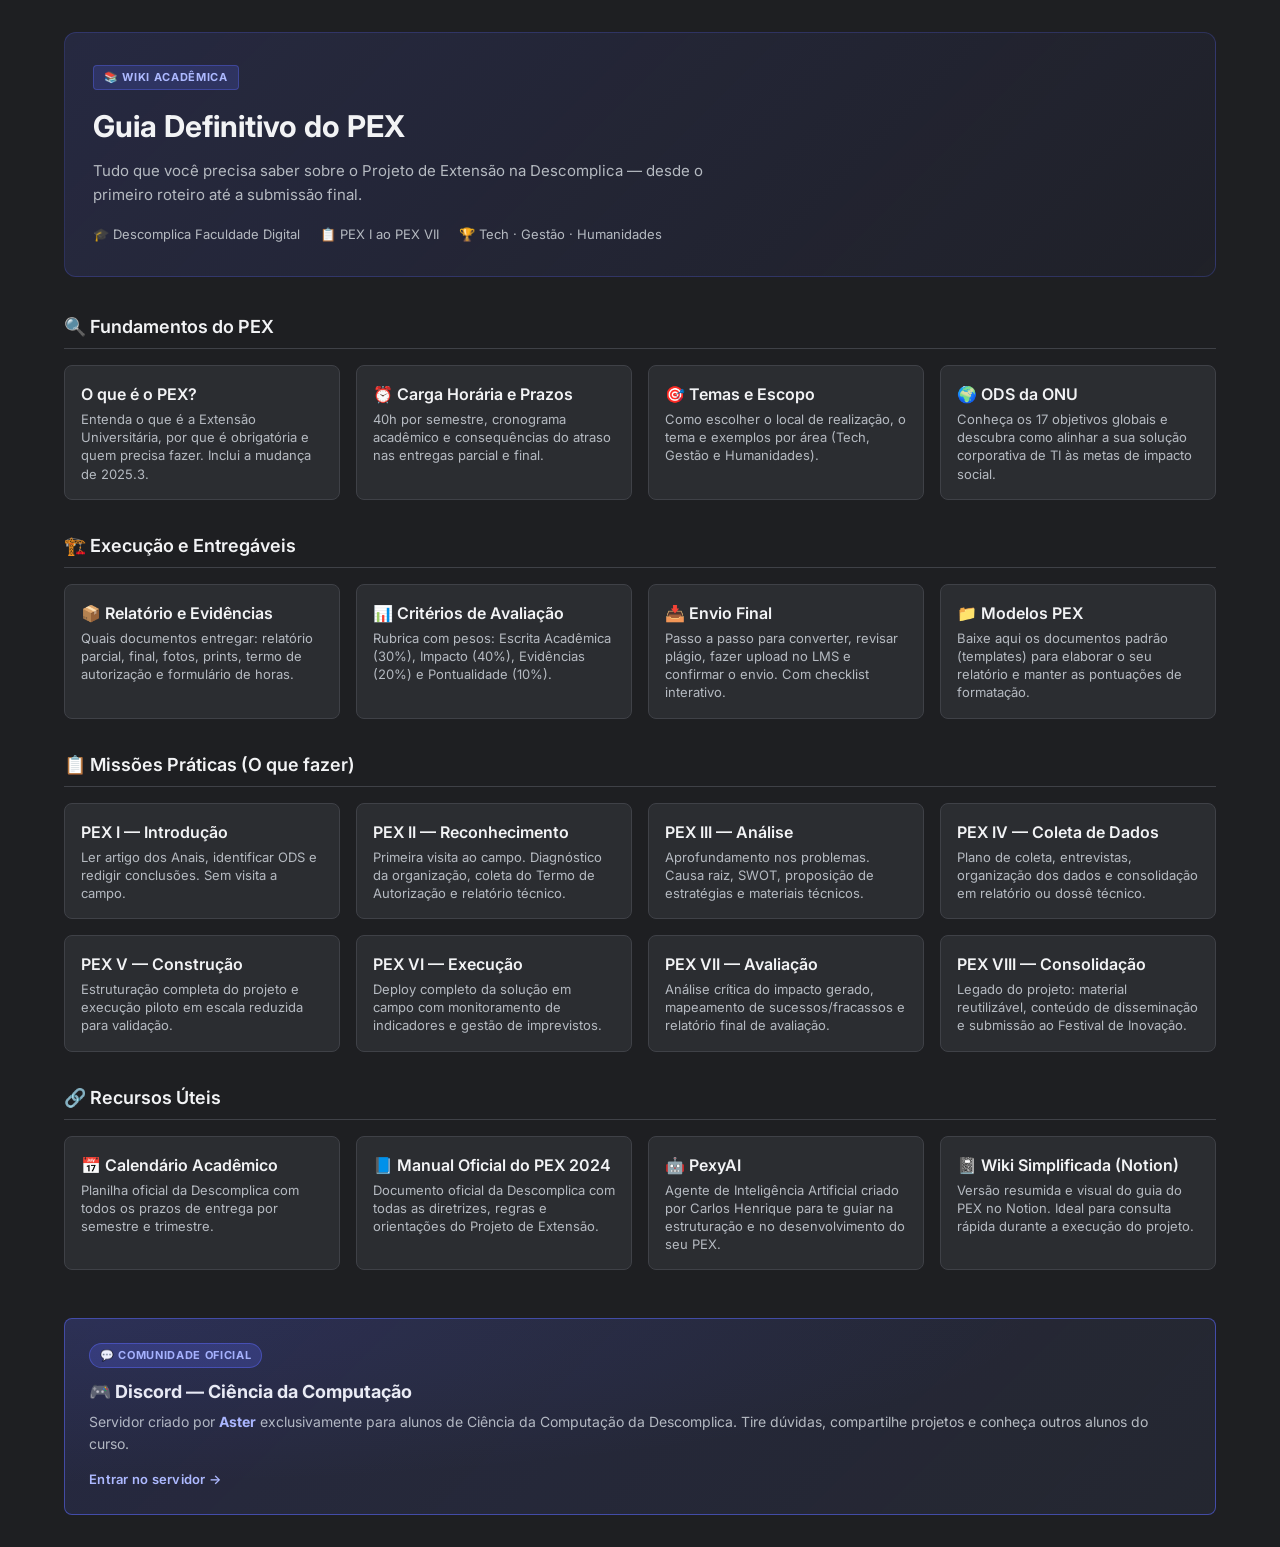
<file: index.html>
<!DOCTYPE html>
<html lang="pt-BR">
<head>
    <meta charset="UTF-8">
    <meta name="viewport" content="width=device-width, initial-scale=1.0">
    <title>PEX Wiki — Guia Definitivo da Descomplica</title>
    <meta name="description" content="Wiki completa sobre o Projeto de Extensão (PEX) da Descomplica. Roteiros, checklists, critérios de avaliação e dicas práticas para você concluir seu PEX com sucesso.">
    <link rel="icon" type="image/x-icon" href="assets/PEX%20Wiki%20Logo.ico">
    <link rel="stylesheet" href="css/styles.css">
    <style>
        /* Hero Banner */
        .hero {
            background: linear-gradient(135deg, rgba(88,101,242,0.15) 0%, rgba(88,101,242,0.03) 100%);
            border: 1px solid rgba(88,101,242,0.25);
            border-radius: 12px;
            padding: 32px 28px;
            margin-bottom: 36px;
        }
        .hero-badge {
            display: inline-block;
            background: rgba(88,101,242,0.2);
            border: 1px solid rgba(88,101,242,0.4);
            color: #adb9ff;
            font-size: 11px;
            font-weight: 700;
            text-transform: uppercase;
            letter-spacing: 0.06em;
            padding: 3px 10px;
            border-radius: 4px;
            margin-bottom: 14px;
        }
        .hero h1 {
            font-size: 30px;
            font-weight: 700;
            margin-bottom: 10px;
            color: #f2f3f5;
        }
        .hero p {
            color: #b5bac1;
            font-size: 15px;
            max-width: 640px;
            line-height: 1.6;
        }
        .hero-meta {
            display: flex;
            gap: 20px;
            margin-top: 18px;
            flex-wrap: wrap;
        }
        .hero-meta-item {
            display: flex;
            align-items: center;
            gap: 6px;
            color: #b5bac1;
            font-size: 13px;
        }
    </style>
</head>
<body>

<main class="container">

    <!-- Hero Banner -->
    <div class="hero">
        <span class="hero-badge">📚 Wiki Acadêmica</span>
        <h1>Guia Definitivo do PEX</h1>
        <p>Tudo que você precisa saber sobre o Projeto de Extensão na Descomplica — desde o primeiro roteiro até a submissão final.</p>
        <div class="hero-meta">
            <span class="hero-meta-item">🎓 Descomplica Faculdade Digital</span>
            <span class="hero-meta-item">📋 PEX I ao PEX VII</span>
            <span class="hero-meta-item">🏆 Tech · Gestão · Humanidades</span>
        </div>
    </div>

    <!-- Seção: Fundamentos -->
    <h2 class="section-title">🔍 Fundamentos do PEX</h2>
    <div class="card-grid">
        <a href="guia-pex.html" class="card">
            <h3 class="card-title">O que é o PEX?</h3>
            <p class="card-desc">Entenda o que é a Extensão Universitária, por que é obrigatória e quem precisa fazer. Inclui a mudança de 2025.3.</p>
        </a>
        <a href="guia-pex.html?view=carga-horaria" class="card">
            <h3 class="card-title">⏰ Carga Horária e Prazos</h3>
            <p class="card-desc">40h por semestre, cronograma acadêmico e consequências do atraso nas entregas parcial e final.</p>
        </a>
        <a href="guia-pex.html?view=temas" class="card">
            <h3 class="card-title">🎯 Temas e Escopo</h3>
            <p class="card-desc">Como escolher o local de realização, o tema e exemplos por área (Tech, Gestão e Humanidades).</p>
        </a>
        <a href="guia-pex.html?view=ods" class="card">
            <h3 class="card-title">🌍 ODS da ONU</h3>
            <p class="card-desc">Conheça os 17 objetivos globais e descubra como alinhar a sua solução corporativa de TI às metas de impacto social.</p>
        </a>
    </div>

    <!-- Seção: Execução -->
    <h2 class="section-title">🏗️ Execução e Entregáveis</h2>
    <div class="card-grid">
        <a href="guia-pex.html?view=funcionalidades" class="card">
            <h3 class="card-title">📦 Relatório e Evidências</h3>
            <p class="card-desc">Quais documentos entregar: relatório parcial, final, fotos, prints, termo de autorização e formulário de horas.</p>
        </a>
        <a href="guia-pex.html?view=criterios" class="card">
            <h3 class="card-title">📊 Critérios de Avaliação</h3>
            <p class="card-desc">Rubrica com pesos: Escrita Acadêmica (30%), Impacto (40%), Evidências (20%) e Pontualidade (10%).</p>
        </a>
        <a href="guia-pex.html?view=submissao" class="card">
            <h3 class="card-title">📥 Envio Final</h3>
            <p class="card-desc">Passo a passo para converter, revisar plágio, fazer upload no LMS e confirmar o envio. Com checklist interativo.</p>
        </a>
        <a href="guia-pex.html?view=modelos" class="card">
            <h3 class="card-title">📁 Modelos PEX</h3>
            <p class="card-desc">Baixe aqui os documentos padrão (templates) para elaborar o seu relatório e manter as pontuações de formatação.</p>
        </a>
    </div>

    <!-- Seção: Missões Práticas -->
    <h2 class="section-title">📋 Missões Práticas (O que fazer)</h2>
    <div class="card-grid">
        <a href="guia-pex.html?view=missao-pex1" class="card">
            <h3 class="card-title">PEX I — Introdução</h3>
            <p class="card-desc">Ler artigo dos Anais, identificar ODS e redigir conclusões. Sem visita a campo.</p>
        </a>
        <a href="guia-pex.html?view=missao-pex2" class="card">
            <h3 class="card-title">PEX II — Reconhecimento</h3>
            <p class="card-desc">Primeira visita ao campo. Diagnóstico da organização, coleta do Termo de Autorização e relatório técnico.</p>
        </a>
        <a href="guia-pex.html?view=missao-pex3" class="card">
            <h3 class="card-title">PEX III — Análise</h3>
            <p class="card-desc">Aprofundamento nos problemas. Causa raiz, SWOT, proposição de estratégias e materiais técnicos.</p>
        </a>
        <a href="guia-pex.html?view=missao-pex4" class="card">
            <h3 class="card-title">PEX IV — Coleta de Dados</h3>
            <p class="card-desc">Plano de coleta, entrevistas, organização dos dados e consolidação em relatório ou dossê técnico.</p>
        </a>
        <a href="guia-pex.html?view=missao-pex5" class="card">
            <h3 class="card-title">PEX V — Construção</h3>
            <p class="card-desc">Estruturação completa do projeto e execução piloto em escala reduzida para validação.</p>
        </a>
        <a href="guia-pex.html?view=missao-pex6" class="card">
            <h3 class="card-title">PEX VI — Execução</h3>
            <p class="card-desc">Deploy completo da solução em campo com monitoramento de indicadores e gestão de imprevistos.</p>
        </a>
        <a href="guia-pex.html?view=missao-pex7" class="card">
            <h3 class="card-title">PEX VII — Avaliação</h3>
            <p class="card-desc">Análise crítica do impacto gerado, mapeamento de sucessos/fracassos e relatório final de avaliação.</p>
        </a>
        <a href="guia-pex.html?view=missao-pex8" class="card">
            <h3 class="card-title">PEX VIII — Consolidação</h3>
            <p class="card-desc">Legado do projeto: material reutilizável, conteúdo de disseminação e submissão ao Festival de Inovação.</p>
        </a>
    </div>

    <!-- Seção: Recursos Úteis -->
    <h2 class="section-title">🔗 Recursos Úteis</h2>
    <div class="card-grid">
        <a href="https://docs.google.com/spreadsheets/d/19go70mkQErp1Yt2gK_xoHmry0s7v6di1tOyF2voIgTU/edit#gid=1291527753" target="_blank" class="card">
            <h3 class="card-title">📅 Calendário Acadêmico</h3>
            <p class="card-desc">Planilha oficial da Descomplica com todos os prazos de entrega por semestre e trimestre.</p>
        </a>
        <a href="https://1653949.fs1.hubspotusercontent-na1.net/hubfs/1653949/Manual%20Projeto%20de%20Extens%c3%a3o%202024.pdf" target="_blank" rel="noopener noreferrer" class="card">
            <h3 class="card-title">📘 Manual Oficial do PEX 2024</h3>
            <p class="card-desc">Documento oficial da Descomplica com todas as diretrizes, regras e orientações do Projeto de Extensão.</p>
        </a>
        <a href="https://linktr.ee/PexyAI" target="_blank" rel="noopener noreferrer" class="card">
            <h3 class="card-title">🤖 PexyAI</h3>
            <p class="card-desc">Agente de Inteligência Artificial criado por Carlos Henrique para te guiar na estruturação e no desenvolvimento do seu PEX.</p>
        </a>
        <a href="https://northern-hotel-101.notion.site/Wiki-Complica-Projeto-de-Extens-o-32e64ccccdd280f69c78f3ddd959e8f4" target="_blank" rel="noopener noreferrer" class="card">
            <h3 class="card-title">📓 Wiki Simplificada (Notion)</h3>
            <p class="card-desc">Versão resumida e visual do guia do PEX no Notion. Ideal para consulta rápida durante a execução do projeto.</p>
        </a>
    </div>

    <!-- Card de destaque: Discord -->
    <div class="card card-featured" role="link" tabindex="0" onclick="window.open('https://discord.gg/AEvAXJ28WQ','_blank')" style="cursor:pointer; margin-top: 48px;">
        <div class="card-featured-badge">💬 Comunidade Oficial</div>
        <h3 class="card-title">🎮 Discord — Ciência da Computação</h3>
        <p class="card-desc">Servidor criado por <a href="https://github.com/zAstergun" target="_blank" rel="noopener noreferrer" onclick="event.stopPropagation()" style="color:#adb9ff;font-weight:700;text-decoration:none;">Aster</a> exclusivamente para alunos de Ciência da Computação da Descomplica. Tire dúvidas, compartilhe projetos e conheça outros alunos do curso.</p>
        <span class="card-featured-cta">Entrar no servidor →</span>
    </div>

</main>

<script src="js/main.js"></script>
</body>
</html>
</file>
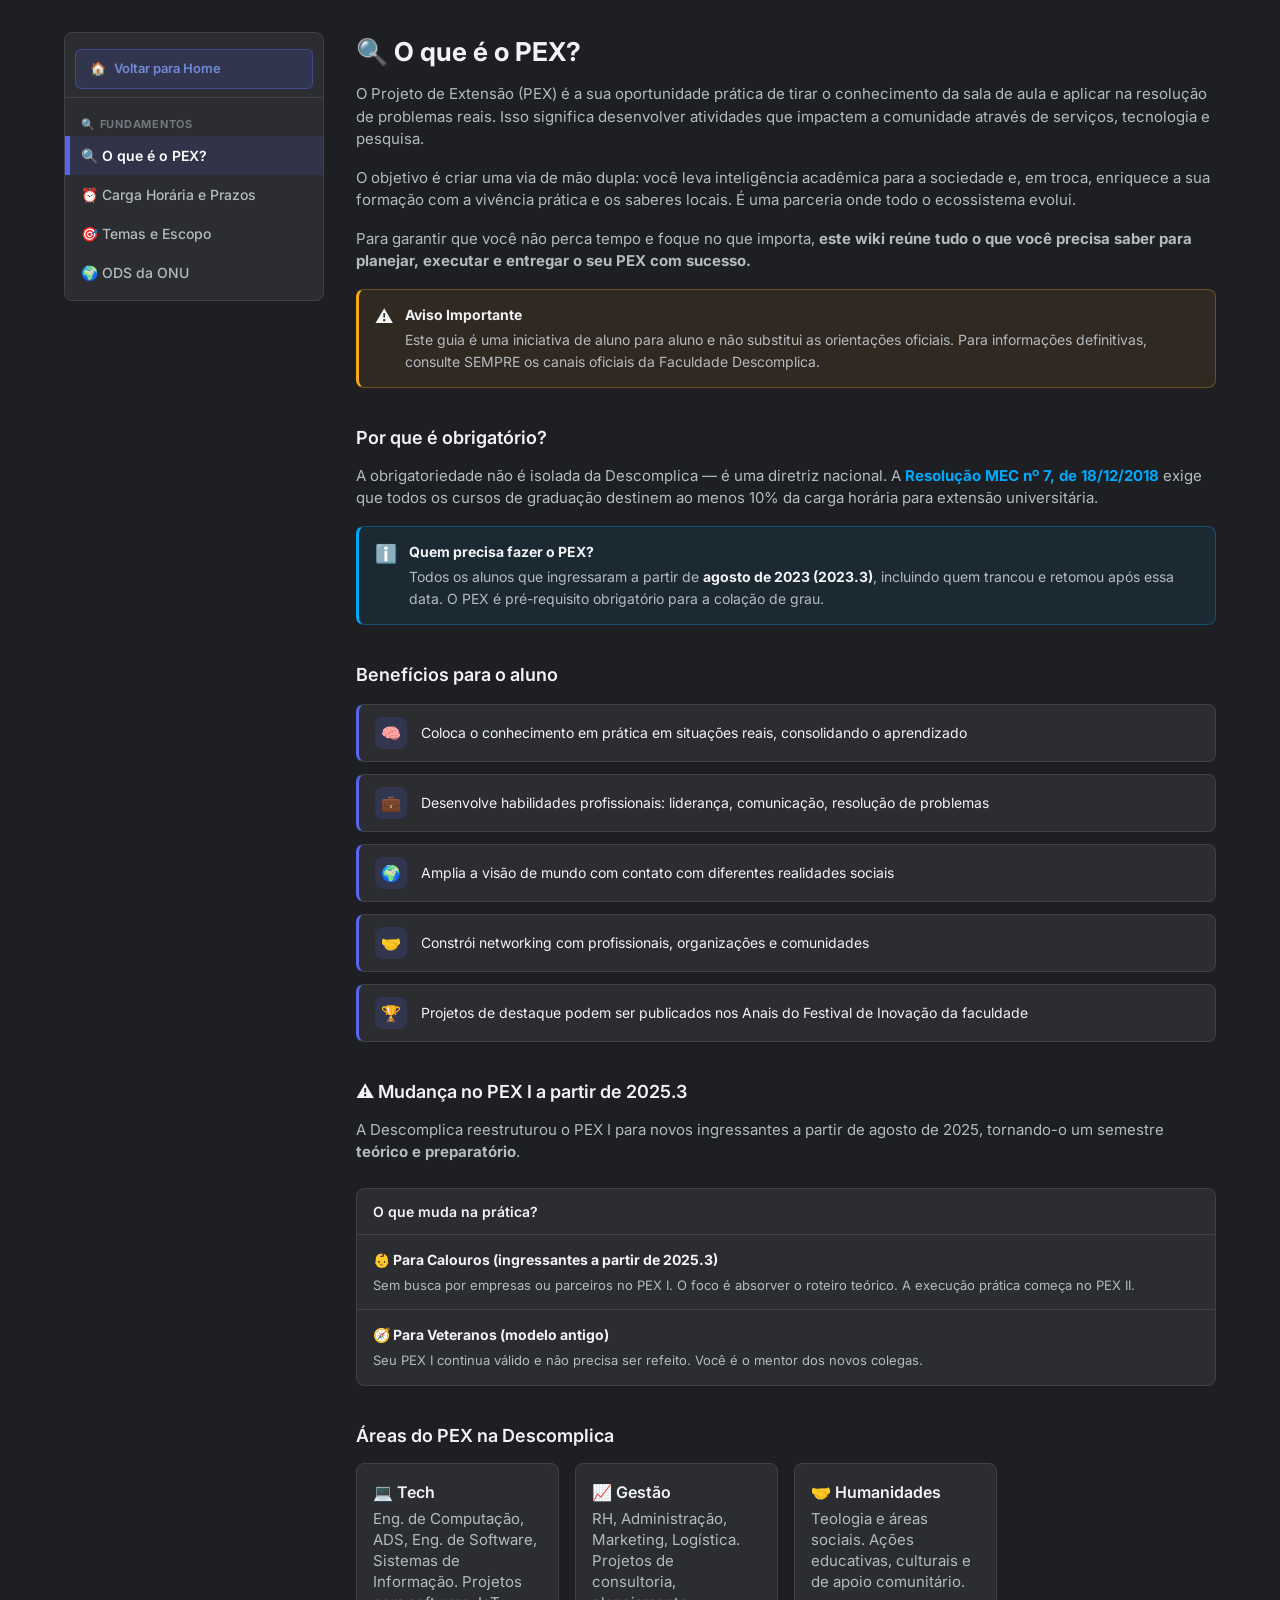
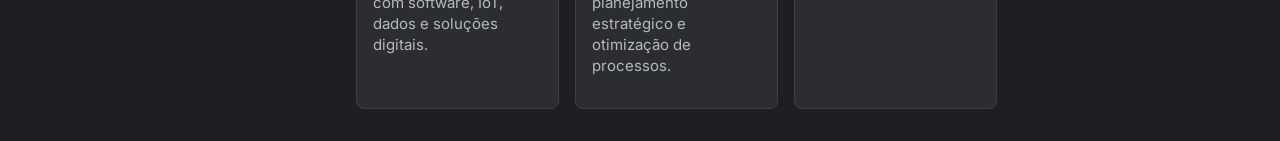
<file: guia-pex.html>
<!DOCTYPE html>
<html lang="pt-BR">
<head>
    <meta charset="UTF-8">
    <meta name="viewport" content="width=device-width, initial-scale=1.0">
    <title>Guia Definitivo PEX - Wiki</title>
    <link rel="icon" type="image/x-icon" href="assets/PEX%20Wiki%20Logo.ico">
    <link rel="stylesheet" href="css/styles.css">
    <style>
        /* ── Button Variations (Glassmorphism) ─────────── */
        .btn-roteiro {
            background: linear-gradient(135deg, rgba(153,153,153,0.15) 0%, rgba(153,153,153,0.05) 100%) !important;
            border-color: rgba(153,153,153,0.4) !important;
            color: #d4d4d4 !important;
        }
        .btn-roteiro:hover {
            background: linear-gradient(135deg, rgba(153,153,153,0.25) 0%, rgba(153,153,153,0.15) 100%) !important;
            border-color: rgba(153,153,153,0.6) !important;
            color: #ffffff !important;
        }

        .btn-modelo {
            background: linear-gradient(135deg, rgba(0,123,255,0.2) 0%, rgba(0,123,255,0.1) 100%) !important;
            border-color: rgba(0,123,255,0.45) !important;
            color: #8ab4f8 !important;
        }
        .btn-modelo:hover {
            background: linear-gradient(135deg, rgba(0,123,255,0.35) 0%, rgba(0,123,255,0.2) 100%) !important;
            border-color: rgba(0,123,255,0.7) !important;
            color: #ffffff !important;
        }

        .btn-canva {
            background: linear-gradient(135deg, rgba(125,42,232,0.2) 0%, rgba(125,42,232,0.1) 100%) !important;
            border-color: rgba(125,42,232,0.45) !important;
            color: #d2a8ff !important;
        }
        .btn-canva:hover {
            background: linear-gradient(135deg, rgba(125,42,232,0.35) 0%, rgba(125,42,232,0.2) 100%) !important;
            border-color: rgba(125,42,232,0.7) !important;
            color: #ffffff !important;
        }

        /* ── View sections ─────────────────────────────── */
        .view-section {
            display: none;
        }
        .view-section.is-active {
            display: block;
        }

        /* ── Sidebar ───────────────────────────────────── */
        .sidebar {
            background-color: var(--bg-card);
            padding: var(--spacing-sm) 0;
            position: sticky;
            top: 24px;
        }

        /* Mobile: sidebar vira barra estática no topo, sem sobreposição */
        @media (max-width: 767px) {
            .sidebar {
                position: static;
                width: 100%;
            }
        }

        /* ── Botão de Home ─────────────────────────────── */
        .sidebar-home-btn {
            display: flex;
            align-items: center;
            gap: 8px;
            margin: 8px 10px 4px;
            padding: 9px 14px;
            background-color: rgba(88, 101, 242, 0.15);
            border: 1px solid rgba(88, 101, 242, 0.4);
            border-radius: 6px;
            color: #7289da;
            font-weight: 600;
            font-size: 13px;
            text-decoration: none;
            transition: background 0.15s, border-color 0.15s, color 0.15s;
        }
        .sidebar-home-btn:hover {
            background-color: rgba(88, 101, 242, 0.28);
            border-color: rgba(88, 101, 242, 0.7);
            color: #adb9ff;
        }

/* Divisor após o botão de home */
        .sidebar-divider {
            height: 1px;
            background-color: var(--border-color);
            margin: 8px 0;
        }

        /* Cabeçalho de categoria dentro da sidebar */
        .sidebar-category {
            padding: 10px 16px 4px;
            margin: 0;
            font-size: 11px;
            font-weight: 700;
            text-transform: uppercase;
            letter-spacing: 0.07em;
            color: #72767d;
            user-select: none;
        }

        /* Grupos de menu ocultos por padrão — o JS exibe apenas o ativo */
        #menu-execucao { display: none; }
        #menu-missoes  { display: none; }
        /* ── Sidebar active state  ─────────────────────── */
        .sidebar-nav-item {
            display: block;
            padding: 9px 16px 9px 14px;
            color: var(--text-secondary);
            font-weight: 500;
            cursor: pointer;
            border-left: 2px solid transparent;
            transition: background 0.15s, color 0.15s, border-color 0.15s;
            text-decoration: none;
        }
        .sidebar-nav-item:hover {
            background-color: var(--bg-sidebar-hover);
            color: var(--text-primary);
        }
        .sidebar-nav-item.active {
            background-color: rgba(88, 101, 242, 0.12);
            color: #ffffff;
            font-weight: 600;
            border-left: 2px solid #5865f2;
        }

        /* ── Content typography ────────────────────────── */
        .main-content h1 {
            font-size: 26px;
            font-weight: 700;
            margin-bottom: 12px;
        }
        .main-content h2 {
            font-size: 18px;
            font-weight: 600;
            margin-top: 36px;
            margin-bottom: 14px;
        }
    </style>
</head>
<body>

<main class="container">
    <div class="internal-layout">

        <!-- ── Sidebar ──────────────────────────────────── -->
        <aside class="sidebar">
            <!-- Botão Voltar para Home (sempre visível) -->
            <a href="index.html" class="sidebar-home-btn">
                🏠 <span>Voltar para Home</span>
            </a>
            <div class="sidebar-divider"></div>

            <!-- Grupo 1: Fundamentos do PEX -->
            <nav id="menu-fundamentos" class="sidebar-menu-group">
                <p class="sidebar-category">🔍 Fundamentos</p>
                <ul class="sidebar-nav">
                    <li><a class="sidebar-nav-item active" data-view="introducao" href="#introducao">🔍 O que é o PEX?</a></li>
                    <li><a class="sidebar-nav-item" data-view="carga-horaria" href="#carga-horaria">⏰ Carga Horária e Prazos</a></li>
                    <li><a class="sidebar-nav-item" data-view="temas" href="#temas">🎯 Temas e Escopo</a></li>
                    <li><a class="sidebar-nav-item" data-view="ods" href="#ods">🌍 ODS da ONU</a></li>
                </ul>
            </nav>

            <!-- Grupo 2: Execução e Entregáveis -->
            <nav id="menu-execucao" class="sidebar-menu-group">
                <p class="sidebar-category">🏗️ Execução e Entregáveis</p>
                <ul class="sidebar-nav">
                    <li><a class="sidebar-nav-item" data-view="funcionalidades" href="#funcionalidades">📦 Relatório e Evidências</a></li>
                    <li><a class="sidebar-nav-item" data-view="criterios" href="#criterios">📊 Critérios de Avaliação</a></li>
                    <li><a class="sidebar-nav-item" data-view="submissao" href="#submissao">📥 Envio Final</a></li>
                    <li><a class="sidebar-nav-item" data-view="modelos" href="#modelos">📁 Modelos PEX</a></li>
                </ul>
            </nav>

            <!-- Grupo 3: Missões Práticas -->
            <nav id="menu-missoes" class="sidebar-menu-group">
                <p class="sidebar-category">📋 Missões Práticas</p>
                <ul class="sidebar-nav">
                    <li><a class="sidebar-nav-item" data-view="missao-pex1" href="#missao-pex1">PEX I — Introdução</a></li>
                    <li><a class="sidebar-nav-item" data-view="missao-pex2" href="#missao-pex2">PEX II — Reconhecimento</a></li>
                    <li><a class="sidebar-nav-item" data-view="missao-pex3" href="#missao-pex3">PEX III — Análise</a></li>
                    <li><a class="sidebar-nav-item" data-view="missao-pex4" href="#missao-pex4">PEX IV — Coleta de Dados</a></li>
                    <li><a class="sidebar-nav-item" data-view="missao-pex5" href="#missao-pex5">PEX V — Construção</a></li>
                    <li><a class="sidebar-nav-item" data-view="missao-pex6" href="#missao-pex6">PEX VI — Execução</a></li>
                    <li><a class="sidebar-nav-item" data-view="missao-pex7" href="#missao-pex7">PEX VII — Avaliação</a></li>
                    <li><a class="sidebar-nav-item" data-view="missao-pex8" href="#missao-pex8">PEX VIII — Consolidação</a></li>
                </ul>
            </nav>
        </aside>

        <!-- ── Content Switcher ─────────────────────────── -->
        <div class="main-content">

            <!-- VIEW: Introdução -->
            <section class="view-section is-active" id="introducao">
                <h1>🔍 O que é o PEX?</h1>
                <p>O Projeto de Extensão (PEX) é a sua oportunidade prática de tirar o conhecimento da sala de aula e aplicar na resolução de problemas reais. Isso significa desenvolver atividades que impactem a comunidade através de serviços, tecnologia e pesquisa.</p>
                <p>O objetivo é criar uma via de mão dupla: você leva inteligência acadêmica para a sociedade e, em troca, enriquece a sua formação com a vivência prática e os saberes locais. É uma parceria onde todo o ecossistema evolui.</p>
                <p>Para garantir que você não perca tempo e foque no que importa, <strong>este wiki reúne tudo o que você precisa saber para planejar, executar e entregar o seu PEX com sucesso.</strong></p>

                <div class="callout callout-warning">
                    <span class="callout-icon">⚠️</span>
                    <div class="callout-body">
                        <strong>Aviso Importante</strong>
                        Este guia é uma iniciativa de aluno para aluno e não substitui as orientações oficiais. Para informações definitivas, consulte SEMPRE os canais oficiais da Faculdade Descomplica.
                    </div>
                </div>

                <h2>Por que é obrigatório?</h2>
                <p>A obrigatoriedade não é isolada da Descomplica — é uma diretriz nacional. A <a href="https://portal.mec.gov.br/index.php?option=com_docman&view=download&alias=105102-rces007-18&Itemid=30192" target="_blank" rel="noopener noreferrer"><strong>Resolução MEC nº 7, de 18/12/2018</strong></a> exige que todos os cursos de graduação destinem ao menos 10% da carga horária para extensão universitária.</p>

                <div class="callout callout-info">
                    <span class="callout-icon">ℹ️</span>
                    <div class="callout-body">
                        <strong>Quem precisa fazer o PEX?</strong>
                        Todos os alunos que ingressaram a partir de <strong>agosto de 2023 (2023.3)</strong>, incluindo quem trancou e retomou após essa data. O PEX é pré-requisito obrigatório para a colação de grau.
                    </div>
                </div>

                <h2>Benefícios para o aluno</h2>
                <ul class="benefit-list">
                    <li class="benefit-item">
                        <span class="benefit-icon">🧠</span>
                        <span>Coloca o conhecimento em prática em situações reais, consolidando o aprendizado</span>
                    </li>
                    <li class="benefit-item">
                        <span class="benefit-icon">💼</span>
                        <span>Desenvolve habilidades profissionais: liderança, comunicação, resolução de problemas</span>
                    </li>
                    <li class="benefit-item">
                        <span class="benefit-icon">🌍</span>
                        <span>Amplia a visão de mundo com contato com diferentes realidades sociais</span>
                    </li>
                    <li class="benefit-item">
                        <span class="benefit-icon">🤝</span>
                        <span>Constrói networking com profissionais, organizações e comunidades</span>
                    </li>
                    <li class="benefit-item">
                        <span class="benefit-icon">🏆</span>
                        <span>Projetos de destaque podem ser publicados nos Anais do Festival de Inovação da faculdade</span>
                    </li>
                </ul>

                <h2>⚠️ Mudança no PEX I a partir de 2025.3</h2>
                <p>A Descomplica reestruturou o PEX I para novos ingressantes a partir de agosto de 2025, tornando-o um semestre <strong>teórico e preparatório</strong>.</p>

                <div class="structured-block">
                    <div class="block-header"><span>O que muda na prática?</span></div>
                    <div class="block-content" style="padding:0">
                        <div style="padding:14px 16px; border-bottom:1px solid var(--border-color)">
                            <strong style="color:var(--text-primary); display:block; margin-bottom:4px">👶 Para Calouros (ingressantes a partir de 2025.3)</strong>
                            <span style="color:var(--text-secondary); font-size:13px">Sem busca por empresas ou parceiros no PEX I. O foco é absorver o roteiro teórico. A execução prática começa no PEX II.</span>
                        </div>
                        <div style="padding:14px 16px">
                            <strong style="color:var(--text-primary); display:block; margin-bottom:4px">🧭 Para Veteranos (modelo antigo)</strong>
                            <span style="color:var(--text-secondary); font-size:13px">Seu PEX I continua válido e não precisa ser refeito. Você é o mentor dos novos colegas.</span>
                        </div>
                    </div>
                </div>

                <h2>Áreas do PEX na Descomplica</h2>
                <div class="card-grid" style="margin-top:8px">
                    <div class="card" style="cursor:default">
                        <h3 class="card-title">💻 Tech</h3>
                        <p class="card-desc">Eng. de Computação, ADS, Eng. de Software, Sistemas de Informação. Projetos com software, IoT, dados e soluções digitais.</p>
                    </div>
                    <div class="card" style="cursor:default">
                        <h3 class="card-title">📈 Gestão</h3>
                        <p class="card-desc">RH, Administração, Marketing, Logística. Projetos de consultoria, planejamento estratégico e otimização de processos.</p>
                    </div>
                    <div class="card" style="cursor:default">
                        <h3 class="card-title">🤝 Humanidades</h3>
                        <p class="card-desc">Teologia e áreas sociais. Ações educativas, culturais e de apoio comunitário.</p>
                    </div>
                </div>
            </section>

            <!-- VIEW: PEX I (Roteiro) -->
            <section class="view-section" id="pex1">
                <h1>📋 Roteiro PEX 1</h1>
                <p>O PEX I é o seu ponto de partida. Para calouros a partir de 2025.3, trata-se de uma etapa <strong>100% teórica</strong> — sem necessidade de visita presencial a campo. O objetivo é você se inspirar em projetos anteriores e entender o que é o PEX na prática.</p>

                <div class="callout callout-info">
                    <span class="callout-icon">📌</span>
                    <div class="callout-body">
                        <strong>Onde acessar o roteiro oficial?</strong>
                        Acesse a <strong>Plataforma de Aulas (LMS)</strong> da Descomplica → localize o Módulo de Projeto de Extensão na sua grade → clique em PEX I.
                    </div>
                </div>

                <h2>🎯 Objetivo desta etapa</h2>
                <p>Introduzir o conceito de Projeto de Extensão. O aluno deve se inspirar em projetos anteriores publicados nos Anais. <strong>A atividade não exige ida a campo.</strong></p>

                <h2>🗂 O que você vai fazer</h2>
                <ul class="checklist">
                    <li class="checklist-item"><input type="checkbox"><span>Acessar o link dos <strong>"Anais de Projeto Integrador de Extensão"</strong> disponibilizado no seu roteiro oficial</span></li>
                    <li class="checklist-item"><input type="checkbox"><span>Escolher <strong>um artigo publicado</strong> que seja da sua área de conhecimento (Tech, Gestão ou Humanidades)</span></li>
                    <li class="checklist-item"><input type="checkbox"><span>Ler o artigo escolhido com atenção total</span></li>
                    <li class="checklist-item"><input type="checkbox"><span>Identificar o ODS (Objetivo de Desenvolvimento Sustentável) que o artigo aborda</span></li>
                    <li class="checklist-item"><input type="checkbox"><span>Redigir suas conclusões sobre o que leu</span></li>
                </ul>

                <h2>📥 O que você precisa entregar</h2>
                <ul class="checklist">
                    <li class="checklist-item"><input type="checkbox"><span><strong>ODS identificado:</strong> Qual objetivo de desenvolvimento sustentável o artigo trabalhava?</span></li>
                    <li class="checklist-item"><input type="checkbox"><span><strong>Descrição da atividade:</strong> O que foi realizado no projeto que você leu?</span></li>
                    <li class="checklist-item"><input type="checkbox"><span><strong>Suas conclusões:</strong> O que você aprendeu com a leitura?</span></li>
                    <li class="checklist-item"><input type="checkbox"><span><strong>Arquivo PDF:</strong> Anexar o PDF do artigo que você escolheu</span></li>
                </ul>

                <div class="callout callout-warning">
                    <span class="callout-icon">⚠️</span>
                    <div class="callout-body">
                        <strong>Carga horária do PEX I</strong>
                        Em geral, são exigidas <strong>40 horas</strong> de atividades por semestre. Confirme a carga exata no seu histórico e roteiro oficial, pois pode variar por curso.
                    </div>
                </div>

                <h2>🤖 Usando IA para estruturar suas conclusões</h2>
                <p>Você pode usar ferramentas de IA (como ChatGPT ou Gemini) para organizar suas ideias antes de escrever. Use o prompt abaixo como ponto de partida — adapte para o artigo que você leu:</p>

                <div class="prompt-card">
                    <div class="prompt-card-header">
                        <span class="prompt-card-label">💬 Prompt sugerido</span>
                        <button class="prompt-copy-btn" onclick="copyPrompt(this)">Copiar</button>
                    </div>
                    <div class="prompt-card-body" id="prompt-pex1">Leia o seguinte resumo de um artigo de extensão universitária:

[COLE AQUI O RESUMO OU TRECHO DO ARTIGO]

Com base neste artigo, me ajude a:
1. Identificar qual ODS (Objetivo de Desenvolvimento Sustentável) ele se relaciona e por quê.
2. Fazer um resumo em 3 parágrafos da atividade que foi realizada no projeto.
3. Escrever minhas conclusões pessoais sobre o que aprendi com a leitura, em linguagem acadêmica simples.</div>
                </div>

                <div class="callout callout-info">
                    <span class="callout-icon">💡</span>
                    <div class="callout-body">
                        <strong>Dica: Os 17 ODS da ONU</strong>
                        ODS 1: Erradicação da Pobreza · ODS 2: Fome Zero · ODS 3: Saúde e Bem-Estar · ODS 4: Educação de Qualidade · ODS 8: Trabalho Decente · ODS 9: Indústria e Inovação · ODS 10: Redução das Desigualdades · ODS 11: Cidades Sustentáveis · ODS 16: Paz e Justiça. Consulte o roteiro LMS para saber quais ODS são mais relevantes para sua área.
                    </div>
                </div>
            </section>

            <!-- VIEW: Carga Horária -->
            <section class="view-section" id="carga-horaria">
                <h1>⏰ Carga Horária e Prazos</h1>
                <p>Compreender o cronograma é a etapa crítica inicial. Reserve a carga horária em sua rotina acadêmica com antecedência. A entrega atrasada de relatórios resultará na não emissão de conceito para o período.</p>

                <div class="structured-block">
                    <div class="block-header"><span>Módulo 1 — Regras de Carga Horária</span></div>
                    <div class="block-content">
                        <div class="field-group">
                            <span class="field-label">Horas Estimadas</span>
                            <div class="field-input-mock">300 a 400 horas dependendo do curso e semestre.</div>
                        </div>
                        <div class="field-group">
                            <span class="field-label">Distribuição Recomendada</span>
                            <div class="field-input-mock">Divida as horas em 3 fases: Planejamento (20%), Execução (60%) e Documentação (20%).</div>
                        </div>
                        <div class="field-group">
                            <span class="field-label">Prazo de Envio Final</span>
                            <div class="field-input-mock">Geralmente até o final do semestre, porém consulte o calendário acadêmico.</div>
                        </div>
                    </div>
                </div>

                <div class="callout callout-danger" style="margin-top: var(--spacing-xl);">
                    <span class="callout-icon">🚨</span>
                    <div class="callout-body">
                        <strong>Avisos Críticos e Consequências</strong>
                        <ul style="margin-top: 12px; padding-left: 20px; display: flex; flex-direction: column; gap: 8px;">
                            <li><strong>Envio Único e Definitivo:</strong> Não existe a possibilidade de 'entrega parcial' ou rascunho. O envio do seu relatório na Plataforma de Aulas é único. Revise tudo antes de clicar em enviar.</li>
                            <li><strong>Risco de DP (Dependência):</strong> Perder o prazo final de entrega ou não atingir a nota mínima resultará em reprovação direta, obrigando você a cursar a DP da disciplina de Projeto de Extensão.</li>
                            <li><strong>Bloqueio de Formatura:</strong> O PEX é uma exigência obrigatória do MEC. Se você chegar ao final do curso sem concluir todas as fases do PEX, você não poderá colar grau e não receberá o seu diploma.</li>
                        </ul>
                    </div>
                </div>
            </section>

            <!-- VIEW: Temas -->
            <section class="view-section" id="temas">
                <h1>Temas e Escopo do Projeto</h1>
                <p>O PEX deve oferecer valor real e impacto prático focado em resolver problemas da comunidade usando a tecnologia. Abaixo está o escopo básico do desenvolvimento de um projeto de Extensão em Computação.</p>

                <div class="step-grid">
                    <div class="step-card">
                        <div class="step-header">
                            <span class="step-number">1</span>
                            <h3>Diagnóstico (O Problema)</h3>
                        </div>
                        <p>Visite uma ONG, escola ou pequena empresa e identifique gargalos tecnológicos. Exemplo: A instituição faz o controle de doações no caderno ou não possui presença digital para captação.</p>
                    </div>

                    <div class="step-card">
                        <div class="step-header">
                            <span class="step-number">2</span>
                            <h3>Arquitetura (A Solução)</h3>
                        </div>
                        <p>Utilize o que aprendeu no curso para desenhar uma solução viável. Exemplo: Desenvolver um sistema web de agendamento, um app de controle de estoque ou um painel de BI (DataViz) simples.</p>
                    </div>

                    <div class="step-card">
                        <div class="step-header">
                            <span class="step-number">3</span>
                            <h3>Validação (O Alinhamento)</h3>
                        </div>
                        <p>Apresente a proposta tecnológica (protótipo ou ideia) para o responsável do local. Confirme se a solução atende à realidade deles e assine o Termo de Autorização obrigatório.</p>
                    </div>

                    <div class="step-card">
                        <div class="step-header">
                            <span class="step-number">4</span>
                            <h3>Deploy e Evidências (A Entrega)</h3>
                        </div>
                        <p>Coloque o projeto para rodar. Documente tudo com fotos suas no local (obrigatório) e tire prints das telas do sistema funcionando para anexar no seu Relatório Final.</p>
                    </div>
                </div>

                <div class="callout callout-inspiration" style="margin-top: var(--spacing-xl);">
                    <span class="callout-icon">💡</span>
                    <div class="callout-body">
                        <strong>Ideias de Projetos (Área Tech)</strong>
                        <ul style="margin-top: 12px; padding-left: 20px; display: flex; flex-direction: column; gap: 8px;">
                            <li><strong>Gestão e Otimização:</strong> Desenvolvimento de um sistema web (CRUD) para controle de estoque ou gestão de doações numa ONG local.</li>
                            <li><strong>Presença Digital:</strong> Criação de um website institucional responsivo ou aplicação mobile para uma associação de bairro captar voluntários.</li>
                            <li><strong>Inclusão Digital:</strong> Planejamento e execução de oficinas de introdução à lógica de programação ou segurança online para jovens em escolas públicas.</li>
                            <li><strong>Automação de Processos:</strong> Implementação de um sistema de agendamento online ou de triagem de atendimento para uma clínica popular ou pequeno comércio.</li>
                        </ul>
                    </div>
                </div>
            </section>

            <!-- VIEW: ODS da ONU -->
            <section class="view-section" id="ods">
                <h1>🌍 Objetivos de Desenvolvimento Sustentável (ODS)</h1>
                <p>Todo Projeto de Extensão (PEX) precisa obrigatoriamente estar vinculado a pelo menos um ODS da ONU para ter validade e comprovar o seu impacto real na sociedade.</p>

                <div class="callout callout-inspiration" style="margin-top: var(--spacing-md);">
                    <span class="callout-icon">💡</span>
                    <div class="callout-body">
                        <strong>Foco em Tecnologia</strong>
                        <p style="margin-top: 4px; font-size: 13px; color: var(--text-secondary);">Para alunos de TI, os ODS mais comuns a serem trabalhados incluem o <strong>ODS 4 (Educação de Qualidade)</strong> através de ações de inclusão digital e oficinas, e o <strong>ODS 9 (Indústria, Inovação e Infraestrutura)</strong> através da criação de plataformas, softwares e automação de processos para solucionar dores locais.</p>
                    </div>
                </div>

                <div class="ods-grid">
                    <div class="ods-card">1. Erradicação da Pobreza</div>
                    <div class="ods-card">2. Fome Zero e Agr. Sustentável</div>
                    <div class="ods-card">3. Saúde e Bem-Estar</div>
                    <div class="ods-card">4. Educação de Qualidade</div>
                    <div class="ods-card">5. Igualdade de Gênero</div>
                    <div class="ods-card">6. Água Potável e Saneamento</div>
                    <div class="ods-card">7. Energia Limpa e Acessível</div>
                    <div class="ods-card">8. Trabalho Decente e Crescimento</div>
                    <div class="ods-card">9. Indústria e Inovação</div>
                    <div class="ods-card">10. Redução das Desigualdades</div>
                    <div class="ods-card">11. Cidades Sustentáveis</div>
                    <div class="ods-card">12. Consumo Responsável</div>
                    <div class="ods-card">13. Mudança Global do Clima</div>
                    <div class="ods-card">14. Vida na Água</div>
                    <div class="ods-card">15. Vida Terrestre</div>
                    <div class="ods-card">16. Paz e Justiça Eficazes</div>
                    <div class="ods-card">17. Parcerias e Implementação</div>
                </div>
            </section>

            <!-- VIEW: Funcionalidades -->
            <section class="view-section" id="funcionalidades">
                <h1>Relatório e Evidências</h1>
                <p>O seu projeto deve ser documentado e comprovado através de um pacote único de entrega.</p>

                <div class="structured-block">
                    <div class="block-header"><span>Entregáveis Obrigatórios</span></div>
                    <div class="block-content">
                        <div class="field-group">
                            <span class="field-label">Relatório Único (ABNT)</span>
                            <div class="field-input-mock">Documento completo contendo planejamento, diagnóstico, justificativa, metodologia, resultados, discussão e conclusão. O formato ABNT é estritamente obrigatório. Envio realizado de uma só vez no final do semestre.</div>
                        </div>
                        <div class="field-group">
                            <span class="field-label">Anexos e Evidências</span>
                            <div class="field-input-mock">Capturas de tela do sistema, fotos suas atuando no local da ação e links para o repositório de código. Tudo deve ir anexado ao final do seu relatório.</div>
                        </div>
                        <div class="field-group">
                            <span class="field-label">Termo de Autorização</span>
                            <div class="field-input-mock">Documento oficial assinado pelo responsável da entidade parceira (ONG, escola, empresa), autorizando a realização do projeto no local. Deve ser anexado junto ao relatório.</div>
                        </div>
                    </div>
                </div>

                <div class="structured-block">
                    <div class="block-header"><span>Dica — Repositório no GitHub</span></div>
                    <div class="block-content">
                        <p style="margin-bottom:0">Para projetos de TI, hospede o código no GitHub e inclua o link no relatório. Deixe o repositório público para que o avaliador possa acessar sem barreiras.</p>
                    </div>
                </div>
            </section>

            <!-- VIEW: Critérios -->
            <section class="view-section" id="criterios">
                <h1>Critérios de Avaliação</h1>
                <p>A correção baseia-se em uma rubrica objetiva verificada pelo orientador/tutor designado. Conheça os pesos para priorizar seu esforço corretamente.</p>

                <div class="structured-block">
                    <div class="block-header"><span>Rubrica de Avaliação</span></div>
                    <div class="block-content" style="padding:0">
                        <div style="padding:14px 16px; border-bottom:1px solid var(--border-color)">
                            <strong style="color:var(--text-primary); display:block; margin-bottom:4px">Escrita Acadêmica — Peso 30%</strong>
                            <span style="color:var(--text-secondary); font-size:13px">Norma ABNT, coerência textual, estrutura do relatório, ausência de plágio.</span>
                        </div>
                        <div style="padding:14px 16px; border-bottom:1px solid var(--border-color)">
                            <strong style="color:var(--text-primary); display:block; margin-bottom:4px">Impacto Social / Técnico — Peso 40%</strong>
                            <span style="color:var(--text-secondary); font-size:13px">Contribuição real e mensurável para o público-alvo. Evidências documentadas no relatório.</span>
                        </div>
                        <div style="padding:14px 16px; border-bottom:1px solid var(--border-color)">
                            <strong style="color:var(--text-primary); display:block; margin-bottom:4px">Qualidade das Evidências — Peso 20%</strong>
                            <span style="color:var(--text-secondary); font-size:13px">Diversidade e pertinência dos anexos: fotos, prints, código, formulários, relatórios de campo.</span>
                        </div>
                        <div style="padding:14px 16px">
                            <strong style="color:var(--text-primary); display:block; margin-bottom:4px">Pontualidade nas Entregas — Peso 10%</strong>
                            <span style="color:var(--text-secondary); font-size:13px">Respeito aos prazos do relatório parcial e final conforme calendário acadêmico.</span>
                        </div>
                    </div>
                </div>
            </section>

            <!-- VIEW: Submissão -->
            <section class="view-section" id="submissao">
                <h1>Envio Final</h1>
                <p>Após concluir toda a execução e documentação do projeto, siga as etapas abaixo para o envio formal e garantir a aprovação no componente curricular.</p>

                <div class="structured-block">
                    <div class="block-header"><span>Passo a Passo do Envio</span></div>
                    <div class="block-content">
                        <div class="field-group">
                            <span class="field-label">Etapa 1 — Conversão para PDF</span>
                            <div class="field-input-mock">Converta o documento Word final para PDF mantendo a formatação ABNT íntegra. Verifique margens, fontes e sumário.</div>
                        </div>
                        <div class="field-group">
                            <span class="field-label">Etapa 2 — Revisão de Plágio</span>
                            <div class="field-input-mock">Execute o relatório no Turnitin ou Copyspider. A taxa de similaridade aceitável é inferior a 25%.</div>
                        </div>
                        <div class="field-group">
                            <span class="field-label">Etapa 3 — Upload na Plataforma</span>
                            <div class="field-input-mock">Acesse o Disciplinas → Projeto de Extensão → Guia Definitivo do Projeto de Extensão → Anexe o PDF e confirme o envio.</div>
                        </div>
                        <div class="field-group">
                            <span class="field-label">Etapa 4 — Confirmação por Print</span>
                            <div class="field-input-mock">Tire print para confirmação. Como a instituição não avisa você que deu certo, é melhor guardar um print para caso precise comprovar que enviou dentro do prazo.</div>
                        </div>
                    </div>
                </div>

                <h2>✅ Checklist antes de Enviar</h2>
                <ul class="checklist">
                    <li class="checklist-item">
                        <input type="checkbox" id="check-pdf">
                        <label for="check-pdf"><span>Relatório em formato PDF com nome correto (ex: <em>PEX_NomeAluno_Semestre.pdf</em>)</span></label>
                    </li>
                    <li class="checklist-item">
                        <input type="checkbox" id="check-secoes">
                        <label for="check-secoes"><span>Todas as seções obrigatórias presentes (Introdução, Metodologia, Resultados, Conclusão)</span></label>
                    </li>
                    <li class="checklist-item">
                        <input type="checkbox" id="check-anexos">
                        <label for="check-anexos"><span>Anexos e evidências incluídos e nomeados corretamente</span></label>
                    </li>
                    <li class="checklist-item">
                        <input type="checkbox" id="check-termo">
                        <label for="check-termo"><span>Termo de Autorização assinado e anexado junto ao relatório</span></label>
                    </li>
                    <li class="checklist-item">
                        <input type="checkbox" id="check-plagio">
                        <label for="check-plagio"><span>Taxa de similaridade no Turnitin/Copyspider abaixo de 25%</span></label>
                    </li>
                    <li class="checklist-item">
                        <input type="checkbox" id="check-print">
                        <label for="check-print"><span>Print da tela de confirmação de envio salvo como comprovante (não há aviso por e-mail)</span></label>
                    </li>
                </ul>
            </section>

            <!-- VIEW: Modelos PEX -->
            <section class="view-section" id="modelos">
                <h1>📁 Modelos PEX</h1>
                <p>Nesta seção você encontrará os templates oficiais de cada projeto para baixar e preencher. Facilita o desenvolvimento do seu Relatório Final mantendo o padrão exigido.</p>

                <div class="structured-block">
                    <div class="block-header"><span>Arquivos base</span></div>
                    <div class="block-content">
                        <div style="display: grid; grid-template-columns: repeat(auto-fit, minmax(320px, 1fr)); gap: 20px;">
                            <!-- PEX I -->
                            <div class="field-group" style="margin-bottom: 0;">
                                <span class="field-label">Modelos PEX I</span>
                                <div style="display: flex; gap: 10px; flex-wrap: wrap;">
                                    <a class="download-btn btn-modelo" href="assets/PEX I - Modelo.pdf" download style="margin-bottom: 0;">
                                        <span class="download-icon">📝</span> Baixar PDF
                                    </a>
                                    <a class="download-btn btn-canva" href="https://www.canva.com/design/DAHFFSTtXk4/aPH3JN4w656jOdyOBxY5-A/edit?utm_content=DAHFFSTtXk4&utm_campaign=designshare&utm_medium=link2&utm_source=sharebutton" target="_blank" style="margin-bottom: 0;">
                                        <span class="download-icon">🎨</span> Editar no Canva
                                    </a>
                                </div>
                            </div>

                            <!-- PEX II -->
                            <div class="field-group" style="margin-bottom: 0;">
                                <span class="field-label">Modelos PEX II</span>
                                <div style="display: flex; gap: 10px; flex-wrap: wrap;">
                                    <a class="download-btn btn-modelo" href="assets/PEX II - Modelo.pdf" download style="margin-bottom: 0;">
                                        <span class="download-icon">📝</span> Baixar PDF
                                    </a>
                                    <a class="download-btn btn-canva" href="https://www.canva.com/design/DAHFGdzxFzU/EQVkXsYCTdDOSOpEEmkvgA/edit?utm_content=DAHFGdzxFzU&utm_campaign=designshare&utm_medium=link2&utm_source=sharebutton" target="_blank" style="margin-bottom: 0;">
                                        <span class="download-icon">🎨</span> Editar no Canva
                                    </a>
                                </div>
                            </div>

                            <!-- PEX III -->
                            <div class="field-group" style="margin-bottom: 0;">
                                <span class="field-label">Modelos PEX III</span>
                                <div style="display: flex; gap: 10px; flex-wrap: wrap;">
                                    <a class="download-btn btn-modelo" href="assets/PEX III - Modelo.pdf" download style="margin-bottom: 0;">
                                        <span class="download-icon">📝</span> Baixar PDF
                                    </a>
                                    <a class="download-btn btn-canva" href="https://www.canva.com/design/DAHFGTy3zSg/hbtvpzgetkkwk6d5faaWLA/edit?utm_content=DAHFGTy3zSg&utm_campaign=designshare&utm_medium=link2&utm_source=sharebutton" target="_blank" style="margin-bottom: 0;">
                                        <span class="download-icon">🎨</span> Editar no Canva
                                    </a>
                                </div>
                            </div>

                            <!-- PEX IV -->
                            <div class="field-group" style="margin-bottom: 0;">
                                <span class="field-label">Modelos PEX IV</span>
                                <div style="display: flex; gap: 10px; flex-wrap: wrap;">
                                    <a class="download-btn btn-modelo" href="assets/PEX IV - Modelo.pdf" download style="margin-bottom: 0;">
                                        <span class="download-icon">📝</span> Baixar PDF
                                    </a>
                                    <a class="download-btn btn-canva" href="https://www.canva.com/design/DAHFGikxfmQ/EGDBUY3LFhPUxak-h9ntQw/edit?utm_content=DAHFGikxfmQ&utm_campaign=designshare&utm_medium=link2&utm_source=sharebutton" target="_blank" style="margin-bottom: 0;">
                                        <span class="download-icon">🎨</span> Editar no Canva
                                    </a>
                                </div>
                            </div>

                            <!-- PEX V -->
                            <div class="field-group" style="margin-bottom: 0;">
                                <span class="field-label">Modelos PEX V</span>
                                <div style="display: flex; gap: 10px; flex-wrap: wrap;">
                                    <a class="download-btn btn-modelo" href="assets/PEX V - Modelo.pdf" download style="margin-bottom: 0;">
                                        <span class="download-icon">📝</span> Baixar PDF
                                    </a>
                                    <a class="download-btn btn-canva" href="https://www.canva.com/design/DAHFGpQOxps/reWTx-kzpMq80IM94bIU0Q/edit?utm_content=DAHFGpQOxps&utm_campaign=designshare&utm_medium=link2&utm_source=sharebutton" target="_blank" style="margin-bottom: 0;">
                                        <span class="download-icon">🎨</span> Editar no Canva
                                    </a>
                                </div>
                            </div>
                        </div>
                    </div>
                </div>
            </section>

            <!-- ════════════════════════════════════════ -->
            <!-- MISSÕES PRÁTICAS: PEX I ao PEX VIII    -->
            <!-- ════════════════════════════════════════ -->

            <!-- ── MISSÃO PEX I ──────────────────────── -->
            <section class="view-section" id="missao-pex1">
                <h1>📋 Missão PEX I</h1>
                <p>O PEX I é sua porta de entrada no mundo da extensão universitária. Não há visita a campo — o objetivo é você se inspirar em projetos reais já publicados e refletir sobre o impacto social deles.</p>

                <div style="display: flex; gap: 10px; flex-wrap: wrap; margin-bottom: 20px;">
                    <a class="download-btn btn-roteiro" href="assets/Roteiro Ciência da Computação I - PEX.pdf" download style="margin-bottom: 0;">
                        <span class="download-icon">📄</span> Baixar Roteiro Oficial — PEX I (PDF)
                    </a>
                    <a class="download-btn btn-roteiro" href="assets/Anais-XI-Mostra-PEX.pdf" download style="margin-bottom: 0;">
                        <span class="download-icon">📚</span> Baixar Anais da XI Mostra (PDF)
                    </a>
                    <a class="download-btn btn-modelo" href="assets/PEX I - Modelo.pdf" download style="margin-bottom: 0;">
                        <span class="download-icon">📝</span> Baixar Modelo PEX I (PDF)
                    </a>
                    <a class="download-btn btn-canva" href="https://www.canva.com/design/DAHFFSTtXk4/aPH3JN4w656jOdyOBxY5-A/edit?utm_content=DAHFFSTtXk4&utm_campaign=designshare&utm_medium=link2&utm_source=sharebutton" target="_blank" style="margin-bottom: 0;">
                        <span class="download-icon">🎨</span> Editar no Canva
                    </a>
                </div>

                <h2>🎯 Objetivo desta etapa</h2>
                <p>Introduzir o conceito de Projeto de Extensão por meio da leitura de um artigo publicado nos Anais. <strong>A atividade não exige ida a campo.</strong></p>

                <h2>🗂 O que você vai fazer</h2>
                <ul class="checklist">
                    <li class="checklist-item"><input type="checkbox" id="m1fa1"><label for="m1fa1"><span>Acessar o link dos <strong>"Anais de Projeto Integrador de Extensão"</strong> disponibilizado no roteiro oficial</span></label></li>
                    <li class="checklist-item"><input type="checkbox" id="m1fa2"><label for="m1fa2"><span>Escolher <strong>um artigo publicado</strong> da sua área (Tech, Gestão ou Humanidades)</span></label></li>
                    <li class="checklist-item"><input type="checkbox" id="m1fa3"><label for="m1fa3"><span>Ler o artigo com atenção total</span></label></li>
                    <li class="checklist-item"><input type="checkbox" id="m1fa4"><label for="m1fa4"><span>Identificar o ODS (Objetivo de Desenvolvimento Sustentável) abordado</span></label></li>
                    <li class="checklist-item"><input type="checkbox" id="m1fa5"><label for="m1fa5"><span>Redigir suas conclusões pessoais sobre a leitura</span></label></li>
                </ul>

                <h2>📥 O que você precisa entregar</h2>
                <ul class="checklist">
                    <li class="checklist-item"><input type="checkbox" id="m1en1"><label for="m1en1"><span><strong>ODS identificado</strong> — qual objetivo ele abordava e por quê</span></label></li>
                    <li class="checklist-item"><input type="checkbox" id="m1en2"><label for="m1en2"><span><strong>Descrição da atividade</strong> — o que foi realizado no projeto lido</span></label></li>
                    <li class="checklist-item"><input type="checkbox" id="m1en3"><label for="m1en3"><span><strong>Suas conclusões</strong> — o que você aprendeu com a leitura</span></label></li>
                    <li class="checklist-item"><input type="checkbox" id="m1en4"><label for="m1en4"><span><strong>Arquivo PDF</strong> do artigo escolhido anexado na plataforma</span></label></li>
                </ul>

                <div class="callout callout-warning">
                    <span class="callout-icon">⚠️</span>
                    <div class="callout-body">
                        <strong>Carga horária do PEX I</strong>
                        Em geral, são exigidas <strong>40 horas</strong> de atividades por semestre. Confirme a carga exata no roteiro oficial, pois pode variar por curso.
                    </div>
                </div>

                <h2>🤖 Usando IA para estruturar suas conclusões</h2>
                <p>Cole o resumo do artigo que você escolheu e use o prompt abaixo para organizar sua resposta antes de escrever no formulário oficial:</p>

                <div class="prompt-card">
                    <div class="prompt-card-header">
                        <span class="prompt-card-label">💬 Prompt sugerido</span>
                        <button class="prompt-copy-btn" onclick="copyPrompt(this)">Copiar</button>
                    </div>
                    <div class="prompt-card-body">Leia o seguinte resumo de um artigo de extensão universitária:

[COLE AQUI O RESUMO OU TRECHO DO ARTIGO]

Com base neste artigo, me ajude a:
1. Identificar qual ODS (Objetivo de Desenvolvimento Sustentável) ele se relaciona e por quê.
2. Fazer um resumo em 3 parágrafos da atividade realizada no projeto.
3. Escrever minhas conclusões pessoais em linguagem acadêmica simples.</div>
                </div>

                <div class="callout callout-info">
                    <span class="callout-icon">💡</span>
                    <div class="callout-body">
                        <strong>Dica: Os 17 ODS da ONU</strong>
                        ODS 1: Erradicação da Pobreza · ODS 3: Saúde e Bem-Estar · ODS 4: Educação de Qualidade · ODS 8: Trabalho Decente · ODS 9: Indústria e Inovação · ODS 10: Redução das Desigualdades · ODS 11: Cidades Sustentáveis · ODS 16: Paz e Justiça. Consulte o LMS para ver quais ODS se aplicam à sua área.
                    </div>
                </div>
            </section>

            <!-- ── MISSÃO PEX II ─────────────────────── -->
            <section class="view-section" id="missao-pex2">
                <h1>📋 Missão PEX II</h1>
                <p>É hora do primeiro contato real com o campo. Você vai identificar uma organização parceira, apresentar o PEX, realizar o diagnóstico e construir o plano de ação inicial.</p>

                <div style="display: flex; gap: 10px; flex-wrap: wrap; margin-bottom: 20px;">
                    <a class="download-btn btn-roteiro" href="assets/Roteiro Ciência da Computação II - PEX.pdf" download style="margin-bottom: 0;">
                        <span class="download-icon">📄</span> Baixar Roteiro Oficial — PEX II (PDF)
                    </a>
                    <a class="download-btn btn-modelo" href="assets/PEX II - Modelo.pdf" download style="margin-bottom: 0;">
                        <span class="download-icon">📝</span> Baixar Modelo PEX II (PDF)
                    </a>
                    <a class="download-btn btn-canva" href="https://www.canva.com/design/DAHFGdzxFzU/EQVkXsYCTdDOSOpEEmkvgA/edit?utm_content=DAHFGdzxFzU&utm_campaign=designshare&utm_medium=link2&utm_source=sharebutton" target="_blank" style="margin-bottom: 0;">
                        <span class="download-icon">🎨</span> Editar no Canva
                    </a>
                </div>

                <h2>🎯 Objetivo desta etapa</h2>
                <p>Capacitar o aluno a diagnosticar processos e sistemas em organizações reais, coletar dados e propor soluções viáveis alinhadas à área de formação.</p>

                <h2>🗂 O que você vai fazer</h2>
                <ul class="checklist">
                    <li class="checklist-item"><input type="checkbox" id="m2fa1"><label for="m2fa1"><span>Escolher a organização parceira (ONG, empresa, escola, associação) e apresentar o PEX com a <strong>Carta de Apresentação</strong></span></label></li>
                    <li class="checklist-item"><input type="checkbox" id="m2fa2"><label for="m2fa2"><span>Elaborar o <strong>Plano de Visita</strong> com objetivos, áreas a analisar e agenda</span></label></li>
                    <li class="checklist-item"><input type="checkbox" id="m2fa3"><label for="m2fa3"><span>Realizar a visita: entrevistas, aplicação de formulários, observação de documentos</span></label></li>
                    <li class="checklist-item"><input type="checkbox" id="m2fa4"><label for="m2fa4"><span>Mapear contexto e identificar situações-problema reais (gargalos, falhas, processos manuais)</span></label></li>
                    <li class="checklist-item"><input type="checkbox" id="m2fa5"><label for="m2fa5"><span>Avaliar a situação e propor soluções iniciais viáveis</span></label></li>
                    <li class="checklist-item"><input type="checkbox" id="m2fa6"><label for="m2fa6"><span>Coletar assinatura do <strong>Termo de Autorização</strong></span></label></li>
                </ul>

                <h2>📥 O que você precisa entregar</h2>
                <ul class="checklist">
                    <li class="checklist-item"><input type="checkbox" id="m2en1"><label for="m2en1"><span><strong>Carta de Apresentação</strong> + <strong>Termo de Autorização</strong> assinado pela organização</span></label></li>
                    <li class="checklist-item"><input type="checkbox" id="m2en2"><label for="m2en2"><span><strong>Plano de Visita</strong> documentado (objetivos, cronograma, instrumentos usados)</span></label></li>
                    <li class="checklist-item"><input type="checkbox" id="m2en3"><label for="m2en3"><span><strong>Registros da visita</strong> (ata, fotos, questionários aplicados)</span></label></li>
                    <li class="checklist-item"><input type="checkbox" id="m2en4"><label for="m2en4"><span><strong>Relatório Técnico</strong> com: contextualização, situação-problema, análise crítica e proposta de solução</span></label></li>
                </ul>

                <div class="callout callout-warning">
                    <span class="callout-icon">⚠️</span>
                    <div class="callout-body">
                        <strong>Documentação obrigatória</strong>
                        O <strong>Termo de Autorização</strong> assinado é indispensável para validar a realização do PEX. Sem ele, a entrega pode ser recusada pelo avaliador.
                    </div>
                </div>

                <h2>🤖 Usando IA para estruturar o relatório técnico</h2>
                <p>Após a visita, use o prompt abaixo para transformar suas anotações em um relatório bem estruturado:</p>

                <div class="prompt-card">
                    <div class="prompt-card-header">
                        <span class="prompt-card-label">💬 Prompt sugerido</span>
                        <button class="prompt-copy-btn" onclick="copyPrompt(this)">Copiar</button>
                    </div>
                    <div class="prompt-card-body">Realizei uma visita a uma organização para o meu Projeto de Extensão (PEX). Aqui estão minhas anotações:

Organização: [NOME E TIPO]
Problema identificado: [DESCREVA O PROBLEMA]
Dados coletados: [ENTREVISTAS, OBSERVAÇÕES, DOCUMENTOS]

Com base nisso, me ajude a estruturar um Relatório Técnico com:
1. Contextualização da organização e seu contexto
2. Diagnóstico detalhado do problema identificado
3. Análise crítica das causas
4. Proposta de solução viável e seu impacto esperado</div>
                </div>

                <div class="callout callout-info">
                    <span class="callout-icon">💡</span>
                    <div class="callout-body">
                        <strong>Dica: como escolher uma boa organização parceira</strong>
                        Prefira organizações locais (bairro, cidade) com problema real e recorrente. ONGs, escolas públicas, associações de moradores e pequenas empresas são excelentes opções para projetos de impacto mensurável.
                    </div>
                </div>
            </section>

            <!-- ── MISSÃO PEX III ────────────────────── -->
            <section class="view-section" id="missao-pex3">
                <h1>📋 Missão PEX III</h1>
                <p>Com o diagnóstico em mãos, é hora de aprofundar a análise. Você vai identificar as causas raiz dos problemas, mapear fatores críticos e propor estratégias concretas de intervenção.</p>

                <div style="display: flex; gap: 10px; flex-wrap: wrap; margin-bottom: 20px;">
                    <a class="download-btn btn-roteiro" href="assets/Roteiro Ciência da Computação III - PEX.pdf" download style="margin-bottom: 0;">
                        <span class="download-icon">📄</span> Baixar Roteiro Oficial — PEX III (PDF)
                    </a>
                    <a class="download-btn btn-modelo" href="assets/PEX III - Modelo.pdf" download style="margin-bottom: 0;">
                        <span class="download-icon">📝</span> Baixar Modelo PEX III (PDF)
                    </a>
                    <a class="download-btn btn-canva" href="https://www.canva.com/design/DAHFGTy3zSg/hbtvpzgetkkwk6d5faaWLA/edit?utm_content=DAHFGTy3zSg&utm_campaign=designshare&utm_medium=link2&utm_source=sharebutton" target="_blank" style="margin-bottom: 0;">
                        <span class="download-icon">🎨</span> Editar no Canva
                    </a>
                </div>

                <h2>🎯 Objetivo desta etapa</h2>
                <p>Desenvolver a capacidade de análise técnica e crítica dos problemas identificados, propondo estratégias de solução alinhadas à área de formação.</p>

                <h2>🗂 O que você vai fazer</h2>
                <ul class="checklist">
                    <li class="checklist-item"><input type="checkbox" id="m3fa1"><label for="m3fa1"><span>Analisar criticamente os problemas mapeados usando técnicas: <strong>causa raiz, SWOT, 5 Porquês</strong></span></label></li>
                    <li class="checklist-item"><input type="checkbox" id="m3fa2"><label for="m3fa2"><span>Identificar fatores-chave que causam ou agravam os problemas</span></label></li>
                    <li class="checklist-item"><input type="checkbox" id="m3fa3"><label for="m3fa3"><span>Desenvolver estratégias iniciais de solução ou protótipos de conceito</span></label></li>
                    <li class="checklist-item"><input type="checkbox" id="m3fa4"><label for="m3fa4"><span>Elaborar materiais técnicos de apoio: fluxogramas, planilhas, cartilhas, wireframes</span></label></li>
                    <li class="checklist-item"><input type="checkbox" id="m3fa5"><label for="m3fa5"><span>Validar as propostas com a organização parceira (reunião de alinhamento)</span></label></li>
                </ul>

                <h2>📥 O que você precisa entregar</h2>
                <ul class="checklist">
                    <li class="checklist-item"><input type="checkbox" id="m3en1"><label for="m3en1"><span><strong>Relatório de Análise Crítica</strong> (fatores-chave, análise técnica, estratégias propostas)</span></label></li>
                    <li class="checklist-item"><input type="checkbox" id="m3en2"><label for="m3en2"><span><strong>Material Técnico Desenvolvido</strong> (fluxogramas, planilhas, cartilhas ou wireframes)</span></label></li>
                    <li class="checklist-item"><input type="checkbox" id="m3en3"><label for="m3en3"><span><strong>Registros das interações</strong> com a organização (fotos, atas, validações)</span></label></li>
                </ul>

                <div class="callout callout-warning">
                    <span class="callout-icon">⚠️</span>
                    <div class="callout-body">
                        <strong>Atenção à especificidade técnica</strong>
                        A análise deve ser técnica e focada na sua área de formação. Evite conclusões genéricas — o avaliador busca profundidade e coerência entre o problema e a solução proposta.
                    </div>
                </div>

                <h2>🤖 Usando IA para estruturar sua análise</h2>
                <p>Use o prompt abaixo para transformar suas observações em uma análise crítica estruturada:</p>

                <div class="prompt-card">
                    <div class="prompt-card-header">
                        <span class="prompt-card-label">💬 Prompt sugerido</span>
                        <button class="prompt-copy-btn" onclick="copyPrompt(this)">Copiar</button>
                    </div>
                    <div class="prompt-card-body">Realizei o diagnóstico de uma organização para meu PEX e encontrei o seguinte problema:

Problema: [DESCREVA]
Contexto: [SETOR, PORTE, PÚBLICO]
Dados coletados: [RESUMO DAS INFORMAÇÕES]

Me ajude a fazer uma análise crítica estruturada com:
1. Análise de causa raiz do problema (técnica dos 5 Porquês ou Ishikawa)
2. Identificação dos 3 fatores-chave que perpetuam o problema
3. Proposição de 2 estratégias de solução viáveis com justificativa técnica
4. Indicadores de sucesso para medir o impacto da solução</div>
                </div>

                <div class="callout callout-info">
                    <span class="callout-icon">💡</span>
                    <div class="callout-body">
                        <strong>Dica: ferramentas de análise recomendadas</strong>
                        Análise SWOT (forças, fraquezas, oportunidades, ameaças) · Diagrama de Ishikawa (causa e efeito) · Técnica dos 5 Porquês · Mapa de Jornada do Usuário (para projetos de UX/Sistemas)
                    </div>
                </div>
            </section>

            <!-- ── MISSÃO PEX IV ─────────────────────── -->
            <section class="view-section" id="missao-pex4">
                <h1>📋 Missão PEX IV</h1>
                <p>Fase de imersão em dados. Você vai estruturar um plano de coleta, ir a campo coletar informações reais e transformá-las em um relatório técnico ou dossê consolidado.</p>

                <div style="display: flex; gap: 10px; flex-wrap: wrap; margin-bottom: 20px;">
                    <a class="download-btn btn-roteiro" href="assets/Roteiro Ciência da Computação IV - PEX.pdf" download style="margin-bottom: 0;">
                        <span class="download-icon">📄</span> Baixar Roteiro Oficial — PEX IV (PDF)
                    </a>
                    <a class="download-btn btn-modelo" href="assets/PEX IV - Modelo.pdf" download style="margin-bottom: 0;">
                        <span class="download-icon">📝</span> Baixar Modelo PEX IV (PDF)
                    </a>
                    <a class="download-btn btn-canva" href="https://www.canva.com/design/DAHFGikxfmQ/EGDBUY3LFhPUxak-h9ntQw/edit?utm_content=DAHFGikxfmQ&utm_campaign=designshare&utm_medium=link2&utm_source=sharebutton" target="_blank" style="margin-bottom: 0;">
                        <span class="download-icon">🎨</span> Editar no Canva
                    </a>
                </div>

                <h2>🎯 Objetivo desta etapa</h2>
                <p>Desenvolver competências na coleta, organização e análise de dados técnicos, consolidando informações para fundamentar as propostas de intervenção.</p>

                <h2>🗂 O que você vai fazer</h2>
                <ul class="checklist">
                    <li class="checklist-item"><input type="checkbox" id="m4fa1"><label for="m4fa1"><span>Elaborar o <strong>Plano de Coleta de Dados</strong> (métodos, ferramentas, fontes, cronograma)</span></label></li>
                    <li class="checklist-item"><input type="checkbox" id="m4fa2"><label for="m4fa2"><span>Conduzir a coleta: entrevistas, questionários, análise de documentos, observação in loco</span></label></li>
                    <li class="checklist-item"><input type="checkbox" id="m4fa3"><label for="m4fa3"><span>Organizar e limpar os dados coletados (planilhas, agrupamento, categorização)</span></label></li>
                    <li class="checklist-item"><input type="checkbox" id="m4fa4"><label for="m4fa4"><span>Identificar padrões, gargalos e tendências relevantes na análise</span></label></li>
                    <li class="checklist-item"><input type="checkbox" id="m4fa5"><label for="m4fa5"><span>Consolidar resultados e recomendações no relatório final</span></label></li>
                </ul>

                <h2>📥 O que você precisa entregar</h2>
                <ul class="checklist">
                    <li class="checklist-item"><input type="checkbox" id="m4en1"><label for="m4en1"><span><strong>Relatório Final / Dossê Técnico</strong> com análise de dados, achados e recomendações</span></label></li>
                    <li class="checklist-item"><input type="checkbox" id="m4en2"><label for="m4en2"><span><strong>Evidências documentais</strong> (fotos, materiais coletados, feedbacks, gráficos)</span></label></li>
                </ul>

                <div class="callout callout-warning">
                    <span class="callout-icon">⚠️</span>
                    <div class="callout-body">
                        <strong>Qualidade dos dados importa</strong>
                        Dados coletados de fontes primárias (entrevistas, observação) têm mais peso avaliativo do que dados secundários. Diversifique os métodos de coleta para enriquecer o relatório.
                    </div>
                </div>

                <h2>🤖 Usando IA para analisar seus dados coletados</h2>
                <p>Com os dados em mãos, use o prompt abaixo para estruturar a análise e os achados:</p>

                <div class="prompt-card">
                    <div class="prompt-card-header">
                        <span class="prompt-card-label">💬 Prompt sugerido</span>
                        <button class="prompt-copy-btn" onclick="copyPrompt(this)">Copiar</button>
                    </div>
                    <div class="prompt-card-body">Coletei os seguintes dados durante meu Projeto de Extensão:

Contexto: [ORGANIZAÇÃO E PROBLEMA]
Dados coletados: [RESUMO DAS ENTREVISTAS/QUESTIONÁRIOS/OBSERVAÇÕES]

Me ajude a:
1. Identificar os 3 principais padrões ou achados nos dados
2. Apontar os gargalos mais críticos encontrados
3. Elaborar 3 recomendações práticas baseadas nos dados
4. Sugerir indicadores para medir o sucesso das recomendações</div>
                </div>

                <div class="callout callout-info">
                    <span class="callout-icon">💡</span>
                    <div class="callout-body">
                        <strong>Dica: ferramentas de coleta e análise</strong>
                        Google Forms (questionários) · Notion / Excel (organização de dados) · Miro (mapas mentais e diagramas) · Python/Pandas (análise de dados para cursos de TI/Ciência de Dados)
                    </div>
                </div>
            </section>

            <!-- ── MISSÃO PEX V ──────────────────────── -->
            <section class="view-section" id="missao-pex5">
                <h1>📋 Missão PEX V</h1>
                <p>É hora de planejar e testar. Você vai estruturar o projeto completo com cronograma e indicadores, e executar um piloto em menor escala para validar a proposta antes do deploy final.</p>

                <div style="display: flex; gap: 10px; flex-wrap: wrap; margin-bottom: 20px;">
                    <a class="download-btn btn-roteiro" href="assets/Roteiro Ciência da Computação V - PEX.pdf" download style="margin-bottom: 0;">
                        <span class="download-icon">📄</span> Baixar Roteiro Oficial — PEX V (PDF)
                    </a>
                    <a class="download-btn btn-modelo" href="assets/PEX V - Modelo.pdf" download style="margin-bottom: 0;">
                        <span class="download-icon">📝</span> Baixar Modelo PEX V (PDF)
                    </a>
                    <a class="download-btn btn-canva" href="https://www.canva.com/design/DAHFGpQOxps/reWTx-kzpMq80IM94bIU0Q/edit?utm_content=DAHFGpQOxps&utm_campaign=designshare&utm_medium=link2&utm_source=sharebutton" target="_blank" style="margin-bottom: 0;">
                        <span class="download-icon">🎨</span> Editar no Canva
                    </a>
                </div>

                <h2>🎯 Objetivo desta etapa</h2>
                <p>Consolidar competências para estruturar um plano de intervenção detalhado e validar parcialmente a proposta por meio de uma execução piloto com feedback real.</p>

                <h2>🗂 O que você vai fazer</h2>
                <ul class="checklist">
                    <li class="checklist-item"><input type="checkbox" id="m5fa1"><label for="m5fa1"><span>Estruturar o projeto completo: Introdução, Objetivos, Público-alvo, Metodologia, Cronograma, Indicadores de sucesso</span></label></li>
                    <li class="checklist-item"><input type="checkbox" id="m5fa2"><label for="m5fa2"><span>Decidir o que testar em escala reduzida (módulo, protótipo, modelo de ML, oficina piloto)</span></label></li>
                    <li class="checklist-item"><input type="checkbox" id="m5fa3"><label for="m5fa3"><span>Preparar o ambiente de teste (homologação, grupo reduzido, bancada)</span></label></li>
                    <li class="checklist-item"><input type="checkbox" id="m5fa4"><label for="m5fa4"><span>Executar o piloto e coletar evidências (prints, logs, medições, questionários de feedback)</span></label></li>
                    <li class="checklist-item"><input type="checkbox" id="m5fa5"><label for="m5fa5"><span>Identificar problemas, coletar sugestões e revisar o plano com base nos resultados</span></label></li>
                    <li class="checklist-item"><input type="checkbox" id="m5fa6"><label for="m5fa6"><span>Elaborar o <strong>Relatório de Execução Preliminar</strong></span></label></li>
                </ul>

                <h2>📥 O que você precisa entregar</h2>
                <ul class="checklist">
                    <li class="checklist-item"><input type="checkbox" id="m5en1"><label for="m5en1"><span><strong>Documento de Estruturação Completa do Projeto</strong> (Plano de Ação detalhado com cronograma e indicadores)</span></label></li>
                    <li class="checklist-item"><input type="checkbox" id="m5en2"><label for="m5en2"><span><strong>Relatório de Execução Preliminar (Piloto)</strong> com evidências e feedbacks coletados</span></label></li>
                    <li class="checklist-item"><input type="checkbox" id="m5en3"><label for="m5en3"><span><strong>Refinamento Final</strong> — versão atualizada do plano de ação após o piloto</span></label></li>
                </ul>

                <div class="callout callout-warning">
                    <span class="callout-icon">⚠️</span>
                    <div class="callout-body">
                        <strong>O piloto precisa ter evidências reais</strong>
                        Não entregue apenas o plano sem os resultados do piloto. O avaliador verifica se houve execução real — prints, fotos, logs ou questionários respondidos são obrigatórios.
                    </div>
                </div>

                <h2>🤖 Usando IA para estruturar seu plano de ação</h2>
                <p>Use o prompt abaixo para construir o documento de estruturação completa do seu PEX V:</p>

                <div class="prompt-card">
                    <div class="prompt-card-header">
                        <span class="prompt-card-label">💬 Prompt sugerido</span>
                        <button class="prompt-copy-btn" onclick="copyPrompt(this)">Copiar</button>
                    </div>
                    <div class="prompt-card-body">Estou estruturando meu Projeto de Extensão (PEX V). Aqui estão as informações base:

Problema: [DESCREVA]
Solução proposta: [DESCREVA A INTERVENÇÃO]
Público-alvo: [QUEM SERÁ BENEFICIADO]
Organização parceira: [NOME E TIPO]

Ajude-me a estruturar um Plano de Ação completo com:
1. Introdução e justificativa
2. Objetivo geral e 3 objetivos específicos
3. Metodologia com 5 etapas detalhadas
4. Cronograma dividido em 4 meses
5. 3 indicadores de sucesso mensuráveis</div>
                </div>

                <div class="callout callout-info">
                    <span class="callout-icon">💡</span>
                    <div class="callout-body">
                        <strong>Dica: como fazer um bom piloto</strong>
                        Escolha apenas 10–20% do escopo total para testar. O objetivo não é fazer tudo, mas validar se a solução funciona e coletar feedback honesto dos beneficiários antes da execução completa.
                    </div>
                </div>
            </section>

            <!-- ── MISSÃO PEX VI ─────────────────────── -->
            <section class="view-section" id="missao-pex6">
                <h1>📋 Missão PEX VI</h1>
                <p>A execução completa. Você vai colocar sua solução em campo de verdade, monitorar indicadores em tempo real, lidar com imprevistos e registrar cada etapa para o relatório final.</p>

                <div class="callout callout-warning">
                    <span class="callout-icon">🔜</span>
                    <div class="callout-body">
                        <strong>Roteiro oficial — em breve</strong>
                        O PDF do roteiro oficial do PEX VI ainda não está disponível para download. Acesse a <a href="https://aulas.descomplica.com.br/graduacao/" target="_blank" rel="noopener noreferrer"><strong>Plataforma de Aulas</strong></a> da Descomplica para acessar a versão oficial enquanto isso.
                    </div>
                </div>

                <h2>🎯 Objetivo desta etapa</h2>
                <p>Executar o projeto de intervenção real, colocando em prática as soluções planejadas, monitorando sua efetividade e documentando tudo com rigor técnico.</p>

                <h2>🗂 O que você vai fazer</h2>
                <ul class="checklist">
                    <li class="checklist-item"><input type="checkbox" id="m6fa1"><label for="m6fa1"><span>Revisar o plano do PEX V e confirmar parceria, recursos e cronograma com a organização</span></label></li>
                    <li class="checklist-item"><input type="checkbox" id="m6fa2"><label for="m6fa2"><span>Executar as atividades: desenvolvimento de software, instalação de hardware, realização de oficinas ou treinamentos</span></label></li>
                    <li class="checklist-item"><input type="checkbox" id="m6fa3"><label for="m6fa3"><span>Interagir com os beneficiários e registrar cada etapa da execução (fotos, logs, atas)</span></label></li>
                    <li class="checklist-item"><input type="checkbox" id="m6fa4"><label for="m6fa4"><span>Monitorar o progresso com os indicadores definidos, identificar falhas e aplicar correções</span></label></li>
                    <li class="checklist-item"><input type="checkbox" id="m6fa5"><label for="m6fa5"><span>Desenvolver soluções alternativas para imprevistos que surgirem</span></label></li>
                    <li class="checklist-item"><input type="checkbox" id="m6fa6"><label for="m6fa6"><span>Realizar avaliação parcial dos resultados com os beneficiários ao final</span></label></li>
                </ul>

                <h2>📥 O que você precisa entregar</h2>
                <ul class="checklist">
                    <li class="checklist-item"><input type="checkbox" id="m6en1"><label for="m6en1"><span><strong>Planejamento e Alinhamento Técnico</strong> (documentação de contatos, objetivos e cronograma executado)</span></label></li>
                    <li class="checklist-item"><input type="checkbox" id="m6en2"><label for="m6en2"><span><strong>Registros detalhados da execução</strong> (testes funcionais, observações, fotos, logs)</span></label></li>
                    <li class="checklist-item"><input type="checkbox" id="m6en3"><label for="m6en3"><span><strong>Análise técnica e diagnóstico</strong> (avaliação crítica, falhas encontradas e como foram resolvidas)</span></label></li>
                    <li class="checklist-item"><input type="checkbox" id="m6en4"><label for="m6en4"><span><strong>Proposta e plano de continuidade</strong> com recomendações técnicas para a organização</span></label></li>
                </ul>

                <div class="callout callout-warning">
                    <span class="callout-icon">⚠️</span>
                    <div class="callout-body">
                        <strong>Documente enquanto executa — não depois</strong>
                        Registros feitos na hora têm muito mais credibilidade. Tire fotos, gere logs, salve prints e registre atas a cada visita. Reconstruir evidências após a execução é muito mais difícil.
                    </div>
                </div>

                <h2>🤖 Usando IA para gerar seu relatório de execução</h2>
                <p>Após cada visita ou etapa concluída, use o prompt abaixo para transformar seus registros em texto técnico estruturado:</p>

                <div class="prompt-card">
                    <div class="prompt-card-header">
                        <span class="prompt-card-label">💬 Prompt sugerido</span>
                        <button class="prompt-copy-btn" onclick="copyPrompt(this)">Copiar</button>
                    </div>
                    <div class="prompt-card-body">Estou executando meu Projeto de Extensão e preciso documentar uma etapa de execução:

Etapa realizada: [DESCREVA A ATIVIDADE]
O que funcionou bem: [PONTOS POSITIVOS]
Problemas encontrados: [DIFICULDADES]
Feedback dos beneficiários: [O QUE DISSERAM]

Ajude-me a redigir um registro técnico desta etapa em linguagem acadêmica que inclua:
1. Descrição objetiva da atividade realizada
2. Resultados parciais observados
3. Problemas identificados e como foram tratados
4. Próximos passos planejados</div>
                </div>

                <div class="callout callout-info">
                    <span class="callout-icon">💡</span>
                    <div class="callout-body">
                        <strong>Dica: como lidar com imprevistos</strong>
                        Imprevistos são esperados e têm valor acadêmico. Documente o problema, a decisão tomada e o resultado. Isso demonstra maturidade profissional e enriquece o relatório com situações reais.
                    </div>
                </div>
            </section>

            <!-- ── MISSÃO PEX VII ────────────────────── -->
            <section class="view-section" id="missao-pex7">
                <h1>📋 Missão PEX VII</h1>
                <p>Chegou a hora de olhar para trás com rigor. Você vai reunir todas as evidências, avaliar o impacto real gerado, mapear sucessos e limites do projeto e entregar o relatório final de avaliação.</p>

                <div class="callout callout-warning">
                    <span class="callout-icon">🔜</span>
                    <div class="callout-body">
                        <strong>Roteiro oficial — em breve</strong>
                        O PDF do roteiro oficial do PEX VII ainda não está disponível para download. Acesse a <a href="https://aulas.descomplica.com.br/graduacao/" target="_blank" rel="noopener noreferrer"><strong>Plataforma de Aulas</strong></a> da Descomplica para acessar a versão oficial enquanto isso.
                    </div>
                </div>

                <h2>🎯 Objetivo desta etapa</h2>
                <p>Avaliar criticamente os resultados do projeto executado, identificar impactos reais, pontos fortes, limitações técnicas e propor melhorias concretas para continuidade ou replicação.</p>

                <h2>🗂 O que você vai fazer</h2>
                <ul class="checklist">
                    <li class="checklist-item"><input type="checkbox" id="m7fa1"><label for="m7fa1"><span>Reunir todos os registros do projeto (relatórios, fotos, códigos-fonte, logs, esquemáticos)</span></label></li>
                    <li class="checklist-item"><input type="checkbox" id="m7fa2"><label for="m7fa2"><span>Revisar os indicadores definidos no PEX V e comparar com os resultados reais</span></label></li>
                    <li class="checklist-item"><input type="checkbox" id="m7fa3"><label for="m7fa3"><span>Colher feedback formal dos beneficiários (questionário de satisfação ou entrevista final)</span></label></li>
                    <li class="checklist-item"><input type="checkbox" id="m7fa4"><label for="m7fa4"><span>Avaliar o impacto real gerado (mudanças percebidas, relevância, adoção da solução)</span></label></li>
                    <li class="checklist-item"><input type="checkbox" id="m7fa5"><label for="m7fa5"><span>Mapear acertos, dificuldades e limitações técnicas com honestidade</span></label></li>
                    <li class="checklist-item"><input type="checkbox" id="m7fa6"><label for="m7fa6"><span>Estruturar o <strong>Relatório Final de Avaliação</strong> completo</span></label></li>
                </ul>

                <h2>📥 O que você precisa entregar</h2>
                <ul class="checklist">
                    <li class="checklist-item"><input type="checkbox" id="m7en1"><label for="m7en1"><span><strong>Relatório Final de Avaliação</strong> (Resumo executivo, Resultados, Análise crítica, Propostas de melhoria)</span></label></li>
                    <li class="checklist-item"><input type="checkbox" id="m7en2"><label for="m7en2"><span><strong>Evidências anexas</strong> (fotos, materiais, feedbacks coletados, gráficos de resultado, códigos)</span></label></li>
                </ul>

                <div class="callout callout-warning">
                    <span class="callout-icon">⚠️</span>
                    <div class="callout-body">
                        <strong>Seja honesto sobre os limites do projeto</strong>
                        Um relatório que só aponta sucessos parece irreal para o avaliador. Identificar e explicar as limitações técnicas com clareza demonstra maturidade acadêmica e profissional.
                    </div>
                </div>

                <h2>🤖 Usando IA para escrever a avaliação de resultados</h2>
                <p>Use o prompt abaixo para estruturar sua análise crítica e propostas de melhoria:</p>

                <div class="prompt-card">
                    <div class="prompt-card-header">
                        <span class="prompt-card-label">💬 Prompt sugerido</span>
                        <button class="prompt-copy-btn" onclick="copyPrompt(this)">Copiar</button>
                    </div>
                    <div class="prompt-card-body">Executei meu Projeto de Extensão e preciso avaliar os resultados. Aqui estão as informações:

Objetivo do projeto: [DESCREVA]
O que foi executado: [RESUMO DA EXECUÇÃO]
Resultados alcançados: [O QUE MUDOU NA ORGANIZAÇÃO]
Dificuldades encontradas: [PROBLEMAS QUE SURGIRAM]
Feedback dos beneficiários: [O QUE DISSERAM]

Ajude-me a escrever um Relatório de Avaliação de Resultados com:
1. Avaliação de impacto e efetividade (metas vs. resultados reais)
2. Identificação de 3 pontos fortes do projeto
3. Identificação de 2 limitações técnicas ou operacionais
4. Propostas de melhoria para uma próxima iteração
5. Considerações finais em linguagem acadêmica</div>
                </div>

                <div class="callout callout-info">
                    <span class="callout-icon">💡</span>
                    <div class="callout-body">
                        <strong>Dica: como medir impacto real</strong>
                        Compare o estado da organização <em>antes</em> e <em>depois</em> do projeto usando os mesmos indicadores. Mesmo que não tenha dados quantitativos, relatos qualitativos dos beneficiários são evidências válidas.
                    </div>
                </div>
            </section>

            <!-- ── MISSÃO PEX VIII ───────────────────── -->
            <section class="view-section" id="missao-pex8">
                <h1>📋 Missão PEX VIII</h1>
                <p>A etapa final de consolidação. Você vai formalizar o legado do projeto, produzir material reutilizável pela organização, disseminar o conhecimento gerado e — se possível — submeter para publicação.</p>

                <div class="callout callout-warning">
                    <span class="callout-icon">🔜</span>
                    <div class="callout-body">
                        <strong>Roteiro oficial — em breve</strong>
                        O PDF do roteiro oficial do PEX VIII ainda não está disponível para download. Acesse a <a href="https://aulas.descomplica.com.br/graduacao/" target="_blank" rel="noopener noreferrer"><strong>Plataforma de Aulas</strong></a> da Descomplica para acessar a versão oficial enquanto isso.
                    </div>
                </div>

                <h2>🎯 Objetivo desta etapa</h2>
                <p>Consolidar todas as fases do PEX em um material legado reutilizável e disseminar os resultados por meio de publicações, apresentações ou submissão ao Festival de Inovação da Descomplica.</p>

                <h2>🗂 O que você vai fazer</h2>
                <ul class="checklist">
                    <li class="checklist-item"><input type="checkbox" id="m8fa1"><label for="m8fa1"><span>Revisar e consolidar toda a documentação produzida ao longo das fases anteriores</span></label></li>
                    <li class="checklist-item"><input type="checkbox" id="m8fa2"><label for="m8fa2"><span>Elaborar um <strong>Material Legado</strong> (guia, manual, cartilha ou repositório) para reaplicação futura</span></label></li>
                    <li class="checklist-item"><input type="checkbox" id="m8fa3"><label for="m8fa3"><span>Criar indicadores de continuidade e entregar à organização parceira junto com o material</span></label></li>
                    <li class="checklist-item"><input type="checkbox" id="m8fa4"><label for="m8fa4"><span>Produzir conteúdo de disseminação: artigo técnico, vídeo de apresentação, podcast ou slides</span></label></li>
                    <li class="checklist-item"><input type="checkbox" id="m8fa5"><label for="m8fa5"><span>Apresentar o projeto em seminário acadêmico, evento ou live (quando possível)</span></label></li>
                    <li class="checklist-item"><input type="checkbox" id="m8fa6"><label for="m8fa6"><span>Submeter o projeto para o <strong>Festival de Inovação Tecnológica</strong> da Descomplica (se for projeto de destaque)</span></label></li>
                </ul>

                <h2>📥 O que você precisa entregar</h2>
                <ul class="checklist">
                    <li class="checklist-item"><input type="checkbox" id="m8en1"><label for="m8en1"><span><strong>Relatório de Consolidação Final</strong> (sumário executivo, resultados, impactos, recomendações)</span></label></li>
                    <li class="checklist-item"><input type="checkbox" id="m8en2"><label for="m8en2"><span><strong>Material Legado</strong> (guia, manual ou cartilha) entregue e assinado pela organização</span></label></li>
                    <li class="checklist-item"><input type="checkbox" id="m8en3"><label for="m8en3"><span><strong>Evidências de disseminação</strong> (fotos da apresentação, link do artigo, print da submissão)</span></label></li>
                </ul>

                <div class="callout callout-warning">
                    <span class="callout-icon">⚠️</span>
                    <div class="callout-body">
                        <strong>O Material Legado é obrigatório</strong>
                        Não basta executar e ir embora — a organização parceira precisa receber algo que permita continuar sem você. Isso demonstra responsabilidade social real e impacto duradouro.
                    </div>
                </div>

                <h2>🤖 Usando IA para criar o material legado</h2>
                <p>Use o prompt abaixo para transformar o conhecimento gerado no PEX em um guia prático reutilizável:</p>

                <div class="prompt-card">
                    <div class="prompt-card-header">
                        <span class="prompt-card-label">💬 Prompt sugerido</span>
                        <button class="prompt-copy-btn" onclick="copyPrompt(this)">Copiar</button>
                    </div>
                    <div class="prompt-card-body">Concluí meu Projeto de Extensão e preciso criar um Material Legado para a organização parceira. Aqui está o contexto:

Projeto realizado: [DESCREVA BREVEMENTE]
Solução implementada: [O QUE FOI CRIADO/INSTALADO/ENSINADO]
Público que usará o material: [PERFIL DOS USUÁRIOS]

Ajude-me a estruturar um Guia Prático de Continuidade com:
1. Resumo do projeto e seus objetivos
2. Como usar/manter a solução implementada (passo a passo)
3. Indicadores para monitorar a continuidade
4. Contatos e recursos de apoio para dúvidas futuras
5. Próximos passos recomendados para a organização</div>
                </div>

                <div class="callout callout-info">
                    <span class="callout-icon">💡</span>
                    <div class="callout-body">
                        <strong>Dica: como submeter para o Festival de Inovação</strong>
                        O Festival da Descomplica publica projetos de destaque nos Anais. Verifique no LMS o prazo de submissão, o formato exigido (geralmente PDF de 4–6 páginas no modelo ABNT) e as categorias disponíveis.
                    </div>
                </div>
            </section>



        </div><!-- /.main-content -->
    </div><!-- /.internal-layout -->
</main>

<!-- ── ODS Modal (Dynamic) ─────────────────────────────────── -->
<div id="ods-modal" class="modal hidden">
    <div class="modal-content">
        <button id="ods-modal-close" class="modal-close" aria-label="Fechar modal">&times;</button>
        <h3 id="ods-modal-title" class="modal-title">Título ODS</h3>
        <p id="ods-modal-desc" class="modal-desc">Descrição ODS</p>
        <div class="callout callout-inspiration" style="margin-top: 0; margin-bottom: 0;">
            <span class="callout-icon">💡</span>
            <div class="callout-body">
                <strong>Exemplo Tech</strong>
                <p id="ods-modal-tech" style="margin-top: 4px; font-size: 13px; color: var(--text-secondary);">Exemplo tech</p>
            </div>
        </div>
    </div>
</div>


<script src="js/main.js"></script>
</body>
</html>
</file>
<file: css/styles.css>
@import url('https://fonts.googleapis.com/css2?family=Inter:wght@400;500;600;700&display=swap');

:root {
  /* Discohook Theme Colors */
  --bg-main: #1e1f22;
  --bg-card: #2b2d31;
  --bg-card-hover: #313338;
  --bg-sidebar: #2b2d31;
  --bg-sidebar-hover: #35373c;
  --border-color: #3f4147;
  --text-primary: #f2f3f5;
  --text-secondary: #b5bac1;
  --link-color: #00a8fc;
  --link-hover: #19b2ff;
  
  --spacing-sm: 8px;
  --spacing-md: 16px;
  --spacing-lg: 24px;
  --spacing-xl: 32px;
  
  --radius-sm: 4px;
  --radius-md: 8px;
  --radius-lg: 12px;
}

* {
  margin: 0;
  padding: 0;
  box-sizing: border-box;
}

body {
  font-family: 'Inter', -apple-system, BlinkMacSystemFont, 'Segoe UI', Roboto, Helvetica, Arial, sans-serif;
  background-color: var(--bg-main);
  color: var(--text-primary);
  line-height: 1.5;
  font-size: 14px;
}

a {
  color: var(--link-color);
  text-decoration: none;
  transition: color 0.2s ease;
}
a:hover {
  color: var(--link-hover);
}

/* Layout Centralizado Max-Width */
.container {
  max-width: 1200px;
  margin: 0 auto;
  padding: var(--spacing-xl) var(--spacing-lg);
}

/* Typography Headings */
h1, h2, h3, h4 {
  color: var(--text-primary);
  font-weight: 600;
  margin-bottom: var(--spacing-md);
}

h1.main-title {
  font-size: 28px;
  font-weight: 700;
  margin-bottom: var(--spacing-xl);
}

.section-title {
  font-size: 18px;
  font-weight: 600;
  margin-top: var(--spacing-xl);
  margin-bottom: var(--spacing-md);
  padding-bottom: var(--spacing-sm);
  border-bottom: 1px solid var(--border-color);
}

/* Grid System for Cards (Index Page) */
.card-grid {
  display: grid;
  grid-template-columns: repeat(1, 1fr);
  gap: var(--spacing-md);
}

@media (min-width: 768px) {
  .card-grid {
    grid-template-columns: repeat(2, 1fr);
  }
}

@media (min-width: 1024px) {
  .card-grid {
    grid-template-columns: repeat(3, 1fr);
  }
}

@media (min-width: 1200px) {
  .card-grid {
    grid-template-columns: repeat(4, 1fr);
  }
}

/* Card Styles */
.card {
  background-color: var(--bg-card);
  border: 1px solid var(--border-color);
  border-radius: var(--radius-md);
  padding: var(--spacing-md);
  cursor: pointer;
  transition: all 0.2s ease;
  display: flex;
  flex-direction: column;
}

.card:hover {
  background-color: var(--bg-card-hover);
  border-color: #53555b;
}

.card-title {
  font-size: 16px;
  font-weight: 600;
  margin-bottom: 4px;
}

.card-desc {
  color: var(--text-secondary);
  font-size: 13px;
  line-height: 1.4;
}

/* ── Card em Destaque (Discord / Comunidade) ────────────────── */
.card-featured {
  display: block;
  position: relative;
  background: linear-gradient(135deg, rgba(88,101,242,0.15) 0%, rgba(114,137,218,0.08) 100%);
  border: 1.5px solid rgba(88,101,242,0.6);
  border-radius: var(--radius-md);
  padding: var(--spacing-lg);
  text-decoration: none;
  color: var(--text-primary);
  margin-top: 12px;
  overflow: hidden;
  transition: border-color 0.2s, background 0.2s, transform 0.15s;
}

.card-featured::before {
  content: '';
  position: absolute;
  inset: 0;
  background: radial-gradient(ellipse at top left, rgba(88,101,242,0.12) 0%, transparent 60%);
  pointer-events: none;
}

.card-featured:hover {
  border-color: rgba(88,101,242,0.9);
  background: linear-gradient(135deg, rgba(88,101,242,0.22) 0%, rgba(114,137,218,0.12) 100%);
  transform: translateY(-2px);
}

.card-featured-badge {
  display: inline-block;
  background: rgba(88,101,242,0.25);
  border: 1px solid rgba(88,101,242,0.5);
  color: #adb9ff;
  font-size: 11px;
  font-weight: 700;
  text-transform: uppercase;
  letter-spacing: 0.06em;
  padding: 3px 10px;
  border-radius: 20px;
  margin-bottom: 10px;
}

.card-featured .card-title {
  font-size: 18px;
  font-weight: 700;
  margin-bottom: 6px;
}

.card-featured .card-desc {
  font-size: 14px;
  line-height: 1.55;
  margin-bottom: 14px;
  color: var(--text-secondary);
}

.card-featured-cta {
  display: inline-block;
  color: #adb9ff;
  font-size: 13px;
  font-weight: 600;
  letter-spacing: 0.02em;
}

.card-featured:hover .card-featured-cta {
  color: #ffffff;
}



/* Internal Layout (Sidebar + Main Content) */
.internal-layout {
  display: flex;
  flex-direction: column;
  gap: var(--spacing-xl);
}

@media (min-width: 768px) {
  .internal-layout {
    flex-direction: row;
    align-items: flex-start;
  }
}

/* Sidebar */
.sidebar {
  width: 100%;
  background-color: var(--bg-sidebar);
  border-radius: var(--radius-md);
  padding: var(--spacing-sm) 0;
  position: sticky;
  top: var(--spacing-xl);
  border: 1px solid var(--border-color);
}

@media (max-width: 767px) {
  .sidebar {
    position: static;   /* Remove o sticky no mobile */
    width: 100%;
  }
}

@media (min-width: 768px) {
  .sidebar {
    width: 260px;
    flex-shrink: 0;
  }
}

.sidebar-nav {
  list-style: none;
}

.sidebar-nav-item {
  display: block;
  padding: 8px var(--spacing-md);
  color: var(--text-secondary);
  font-weight: 500;
  cursor: pointer;
  text-decoration: none;
  transition: background 0.2s, color 0.2s, box-shadow 0.2s;
}

.sidebar-nav-item:hover {
  background-color: var(--bg-sidebar-hover);
  color: var(--text-primary);
}

.sidebar-nav-item.active {
  background-color: rgba(255, 255, 255, 0.05); /* Slight highlight */
  color: var(--text-primary);
  box-shadow: inset 3px 0 0 0 #5865f2; /* Sobrepõe sem ocupar espaço físico ou empurrar o texto */
}

/* Main Content Area */
.main-content {
  flex: 1;
  min-width: 0; /* Prevents flex items from spilling over */
}

.main-content h1 {
  font-size: 24px;
  margin-bottom: 8px;
}

.main-content p {
  color: var(--text-secondary);
  margin-bottom: var(--spacing-md);
  font-size: 15px;
}

/* Internal Structured Block (Like Action blocks in image 2) */
.structured-block {
  background-color: var(--bg-card);
  border: 1px solid var(--border-color);
  border-radius: var(--radius-md);
  overflow: hidden;
  margin-top: var(--spacing-lg);
  margin-bottom: var(--spacing-lg);
}

.block-header {
  padding: 12px var(--spacing-md);
  display: flex;
  justify-content: space-between;
  align-items: center;
  border-bottom: 1px solid var(--border-color);
  font-weight: 600;
}

.block-content {
  padding: var(--spacing-md);
}

/* Fields mimicking input/dropdown in Discohook */
.field-group {
  margin-bottom: var(--spacing-md);
}

.field-label {
  display: block;
  font-size: 12px;
  font-weight: 600;
  text-transform: uppercase;
  color: var(--text-secondary);
  margin-bottom: 6px;
}

.field-input-mock {
  background-color: var(--bg-main);
  border: 1px solid var(--border-color);
  border-radius: var(--radius-sm);
  padding: 10px 12px;
  color: var(--text-primary);
  font-size: 14px;
}

/* Utilities */
.mb-lg { margin-bottom: var(--spacing-lg); }
.mt-lg { margin-top: var(--spacing-lg); }

/* ── Download Button ─────────────────────────────────────── */
.download-btn {
  display: inline-flex;
  align-items: center;
  gap: 8px;
  background: linear-gradient(135deg, rgba(88,101,242,0.2) 0%, rgba(88,101,242,0.1) 100%);
  border: 1px solid rgba(88,101,242,0.45);
  color: #adb9ff;
  border-radius: var(--radius-md);
  padding: 10px 18px;
  font-size: 14px;
  font-weight: 600;
  font-family: inherit;
  text-decoration: none;
  cursor: pointer;
  transition: background 0.2s, border-color 0.2s, color 0.2s;
  margin-bottom: var(--spacing-lg);
}
.download-btn:hover {
  background: linear-gradient(135deg, rgba(88,101,242,0.35) 0%, rgba(88,101,242,0.2) 100%);
  border-color: rgba(88,101,242,0.7);
  color: #ffffff;
}
.download-btn .download-icon {
  font-size: 16px;
}

/* ── Benefit List Component ─────────────────────────────────── */
.benefit-list {
  list-style: none;
  padding: 0;
  margin: var(--spacing-md) 0 var(--spacing-xl);
  display: flex;
  flex-direction: column;
  gap: 12px;
}

.benefit-item {
  display: flex;
  align-items: center;
  background-color: var(--bg-card);
  border: 1px solid var(--border-color);
  border-left: 3px solid #5865F2; /* Destaque lateral Discord-style */
  border-radius: var(--radius-md);
  padding: 12px 16px;
  color: var(--text-primary);
  font-size: 14px;
  line-height: 1.5;
  transition: transform 0.2s, background-color 0.2s;
}

.benefit-item:hover {
  transform: translateX(4px);
  background-color: var(--bg-card-hover);
}

.benefit-icon {
  display: flex;
  align-items: center;
  justify-content: center;
  width: 32px;
  height: 32px;
  background-color: rgba(88,101,242,0.15);
  border-radius: 8px;
  margin-right: 14px;
  font-size: 16px;
  flex-shrink: 0;
}


/* ── Checklist Component ─────────────────────────────────── */
.checklist {
  list-style: none;
  display: flex;
  flex-direction: column;
  gap: 10px;
  margin: var(--spacing-md) 0;
}

.checklist-item {
  display: flex;
  align-items: flex-start;
  gap: 10px;
  padding: 10px 14px;
  background-color: var(--bg-card);
  border: 1px solid var(--border-color);
  border-radius: var(--radius-sm);
  font-size: 14px;
  color: var(--text-secondary);
  cursor: default;
  transition: background 0.15s;
}

.checklist-item label {
  flex: 1;
  cursor: pointer;
  color: var(--text-secondary);
  line-height: 1.5;
}

.checklist-item:hover {
  background-color: var(--bg-card-hover);
}

.checklist-item input[type="checkbox"] {
  appearance: none;
  -webkit-appearance: none;
  width: 16px;
  height: 16px;
  min-width: 16px;
  border: 1px solid #4e5058;
  border-radius: 3px;
  background-color: var(--bg-main);
  cursor: pointer;
  margin-top: 1px;
  transition: background 0.15s, border-color 0.15s;
}

.checklist-item input[type="checkbox"]:checked {
  background-color: #5865f2;
  border-color: #5865f2;
  background-image: url("data:image/svg+xml,%3Csvg xmlns='http://www.w3.org/2000/svg' viewBox='0 0 12 12'%3E%3Cpath fill='white' d='M10.28 2.28L4 8.56 1.72 6.28a1 1 0 00-1.44 1.44l3 3a1 1 0 001.44 0l7-7a1 1 0 00-1.44-1.44z'/%3E%3C/svg%3E");
  background-repeat: no-repeat;
  background-position: center;
  background-size: 10px;
}

.checklist-item input[type="checkbox"]:checked ~ label {
  text-decoration: line-through;
  opacity: 0.5;
}

/* ── Prompt Card Component  ────────────────────────────────── */
.prompt-card {
  position: relative;
  background-color: #1a1b1e;
  border: 1px solid var(--border-color);
  border-left: 3px solid #5865f2;
  border-radius: var(--radius-md);
  margin: var(--spacing-md) 0;
  overflow: hidden;
}

.prompt-card-header {
  display: flex;
  justify-content: space-between;
  align-items: center;
  padding: 8px 14px;
  border-bottom: 1px solid var(--border-color);
  background-color: rgba(88, 101, 242, 0.06);
}

.prompt-card-label {
  font-size: 11px;
  font-weight: 700;
  text-transform: uppercase;
  letter-spacing: 0.06em;
  color: #7289da;
}

.prompt-copy-btn {
  background: rgba(88, 101, 242, 0.15);
  border: 1px solid rgba(88, 101, 242, 0.35);
  color: #adb9ff;
  border-radius: 4px;
  padding: 3px 10px;
  font-size: 11px;
  font-weight: 600;
  cursor: pointer;
  font-family: inherit;
  transition: background 0.15s;
}

.prompt-copy-btn:hover {
  background: rgba(88, 101, 242, 0.3);
}

.prompt-copy-btn.copied {
  color: #57f287;
  border-color: rgba(87, 242, 135, 0.4);
  background: rgba(87, 242, 135, 0.08);
}

.prompt-card-body {
  padding: 14px 16px;
  font-family: 'Consolas', 'Courier New', monospace;
  font-size: 13px;
  color: #d4d7dc;
  line-height: 1.7;
  white-space: pre-wrap;
  word-break: break-word;
}

/* ── Step Grid Component ─────────────────────────────────── */
.step-grid {
  display: grid;
  grid-template-columns: repeat(2, 1fr);
  gap: 16px;
  margin: var(--spacing-lg) 0;
}

@media (max-width: 768px) {
  .step-grid {
    grid-template-columns: 1fr;
  }
}

.step-card {
  background-color: var(--bg-card);
  border-radius: var(--radius-md);
  padding: 18px 20px;
  border: 1px solid var(--border-color);
  display: flex;
  flex-direction: column;
}

.step-header {
  display: flex;
  align-items: center;
  gap: 12px;
  margin-bottom: 10px;
}

.step-number {
  background-color: #5865f2;
  color: #ffffff;
  width: 28px;
  height: 28px;
  border-radius: 50%;
  display: flex;
  align-items: center;
  justify-content: center;
  font-weight: 700;
  font-size: 14px;
  flex-shrink: 0;
}

.step-header h3 {
  font-size: 16px;
  font-weight: 700;
  color: var(--text-primary);
  margin: 0;
  line-height: 1.3;
}

.step-card p {
  color: var(--text-secondary);
  font-size: 14px;
  line-height: 1.5;
  margin: 0;
}

/* ── Callout Component ────────────────────────────────────── */
.callout {
  display: flex;
  gap: 12px;
  padding: 14px 16px;
  border-radius: var(--radius-md);
  margin: var(--spacing-md) 0;
  font-size: 14px;
  line-height: 1.55;
}

.callout-info {
  background-color: rgba(0, 168, 252, 0.08);
  border: 1px solid rgba(0, 168, 252, 0.3);
  border-left: 3px solid #00a8fc;
}

.callout-warning {
  background-color: rgba(250, 168, 26, 0.08);
  border: 1px solid rgba(250, 168, 26, 0.3);
  border-left: 3px solid #faa81a;
}

.callout-inspiration {
  background-color: rgba(88, 101, 242, 0.1);
  border: 1px solid rgba(88, 101, 242, 0.3);
  border-left: 3px solid #5865f2;
}

.callout-danger {
  background-color: rgba(218, 55, 60, 0.1);
  border: 1px solid rgba(218, 55, 60, 0.3);
  border-left: 3px solid #da373c;
}

.callout-icon {
  font-size: 18px;
  line-height: 1.4;
  flex-shrink: 0;
}

.callout-body {
  color: var(--text-secondary);
}

.callout-body strong {
  color: var(--text-primary);
}

.callout-body strong:first-of-type {
  display: block;
  margin-bottom: 4px;
}

/* ── ODS Grid Component ─────────────────────────────────── */
.ods-grid {
  display: grid;
  grid-template-columns: repeat(3, 1fr);
  gap: 12px;
  margin: var(--spacing-md) 0;
}

@media (max-width: 768px) {
  .ods-grid {
    grid-template-columns: 1fr;
  }
}

.ods-card {
  background-color: var(--bg-card);
  border: 1px solid var(--border-color);
  border-radius: var(--radius-sm);
  padding: 12px 14px;
  font-size: 13px;
  color: var(--text-primary);
  font-weight: 500;
  display: flex;
  align-items: center;
  gap: 10px;
  cursor: pointer;
  transition: border-color 0.15s, background-color 0.15s, transform 0.15s;
}

.ods-card:hover {
  border-color: rgba(88, 101, 242, 0.4);
  background-color: rgba(88, 101, 242, 0.05);
  transform: translateY(-2px);
}

/* ── Modal Component ─────────────────────────────────────── */
.modal {
  position: fixed;
  top: 0;
  left: 0;
  width: 100vw;
  height: 100vh;
  background-color: rgba(0, 0, 0, 0.75);
  display: flex;
  align-items: center;
  justify-content: center;
  z-index: 9999;
  opacity: 1;
  transition: opacity 0.2s ease;
}

.modal.hidden {
  opacity: 0;
  pointer-events: none;
}

.modal-content {
  background-color: var(--bg-card);
  width: 90%;
  max-width: 500px;
  border-radius: var(--radius-md);
  padding: 24px;
  position: relative;
  border-top: 4px solid #5865f2;
  box-shadow: 0 10px 30px rgba(0,0,0,0.5);
  transform: scale(1);
  transition: transform 0.2s ease;
}

.modal.hidden .modal-content {
  transform: scale(0.95);
}

.modal-close {
  position: absolute;
  top: 16px;
  right: 16px;
  background: none;
  border: none;
  color: var(--text-secondary);
  font-size: 20px;
  cursor: pointer;
  line-height: 1;
  width: 32px;
  height: 32px;
  display: flex;
  align-items: center;
  justify-content: center;
  border-radius: 4px;
  transition: color 0.15s, background-color 0.15s;
}

.modal-close:hover {
  color: var(--text-primary);
  background-color: rgba(255, 255, 255, 0.1);
}

.modal-title {
  font-size: 18px;
  color: var(--text-primary);
  margin-top: 0;
  margin-bottom: 12px;
  padding-right: 24px;
  line-height: 1.4;
}

.modal-desc {
  font-size: 14px;
  color: var(--text-secondary);
  line-height: 1.55;
  margin-bottom: 20px;
}
</file>
